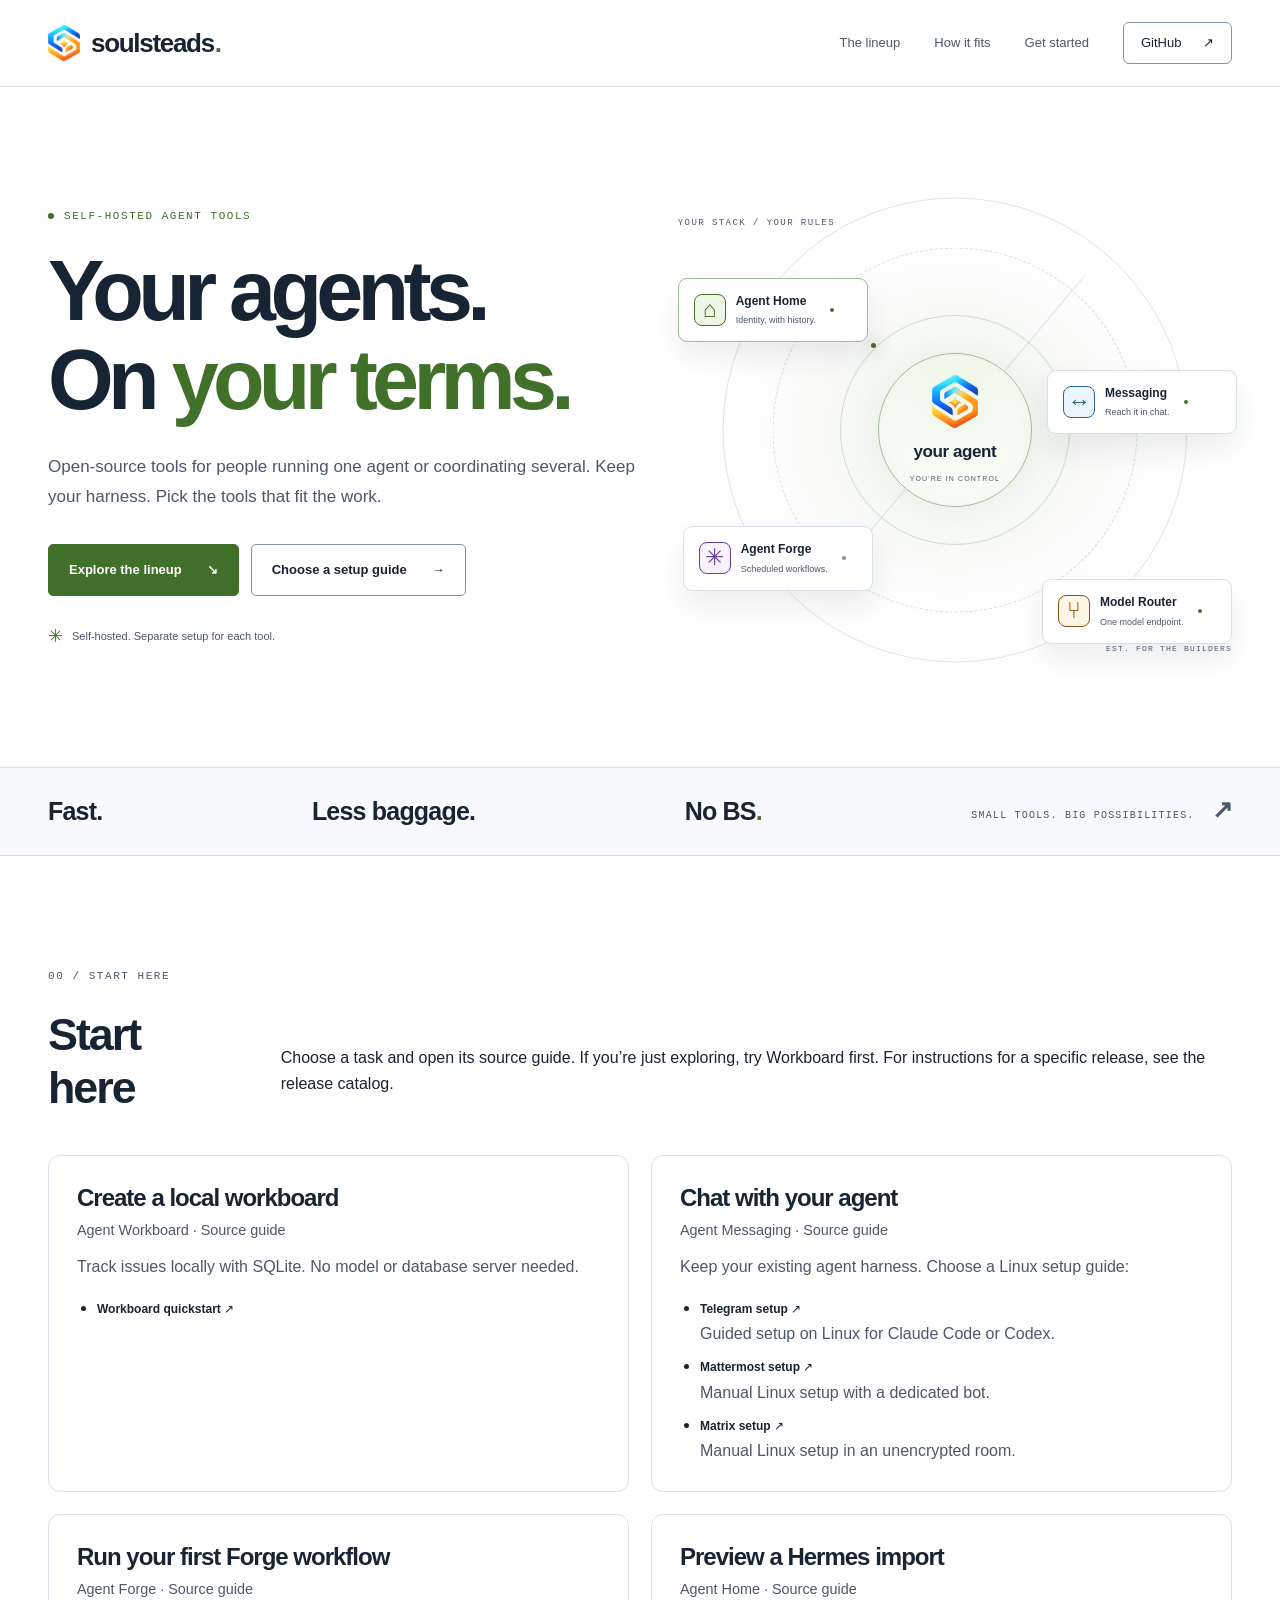
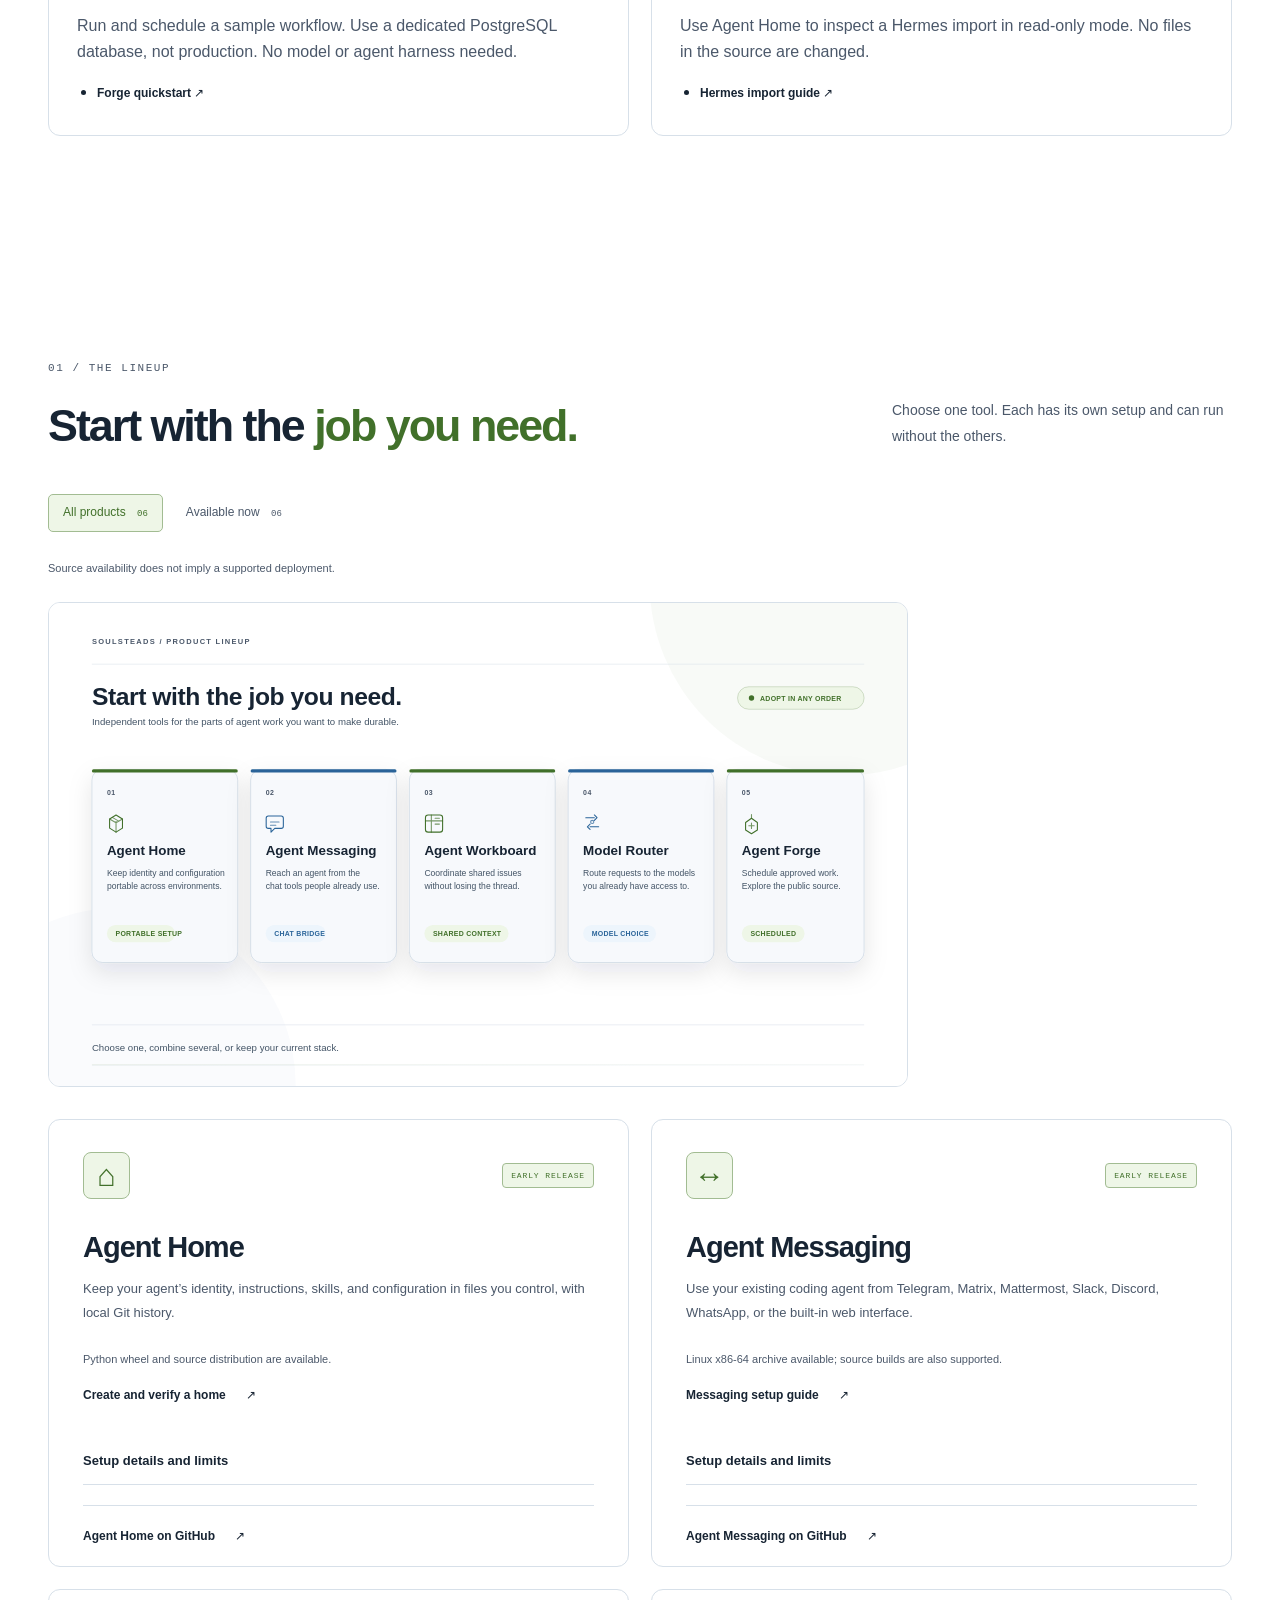
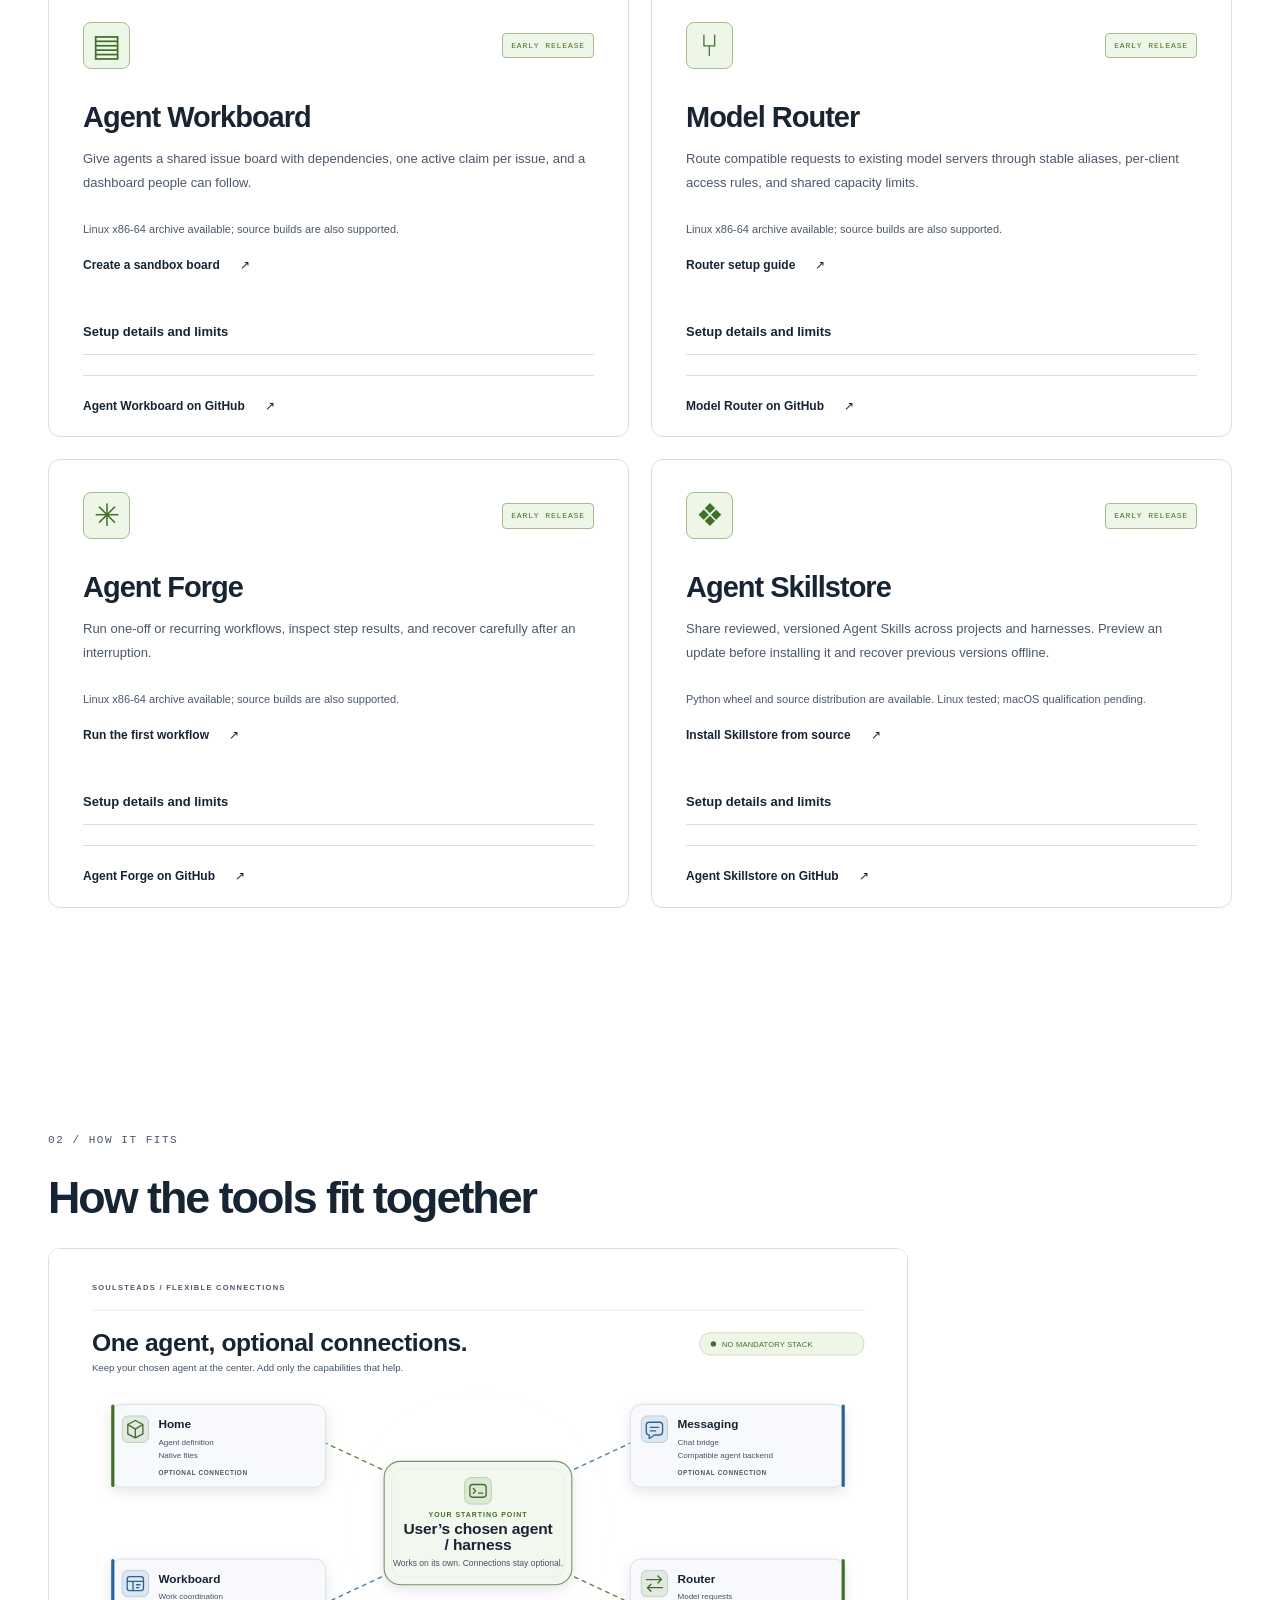
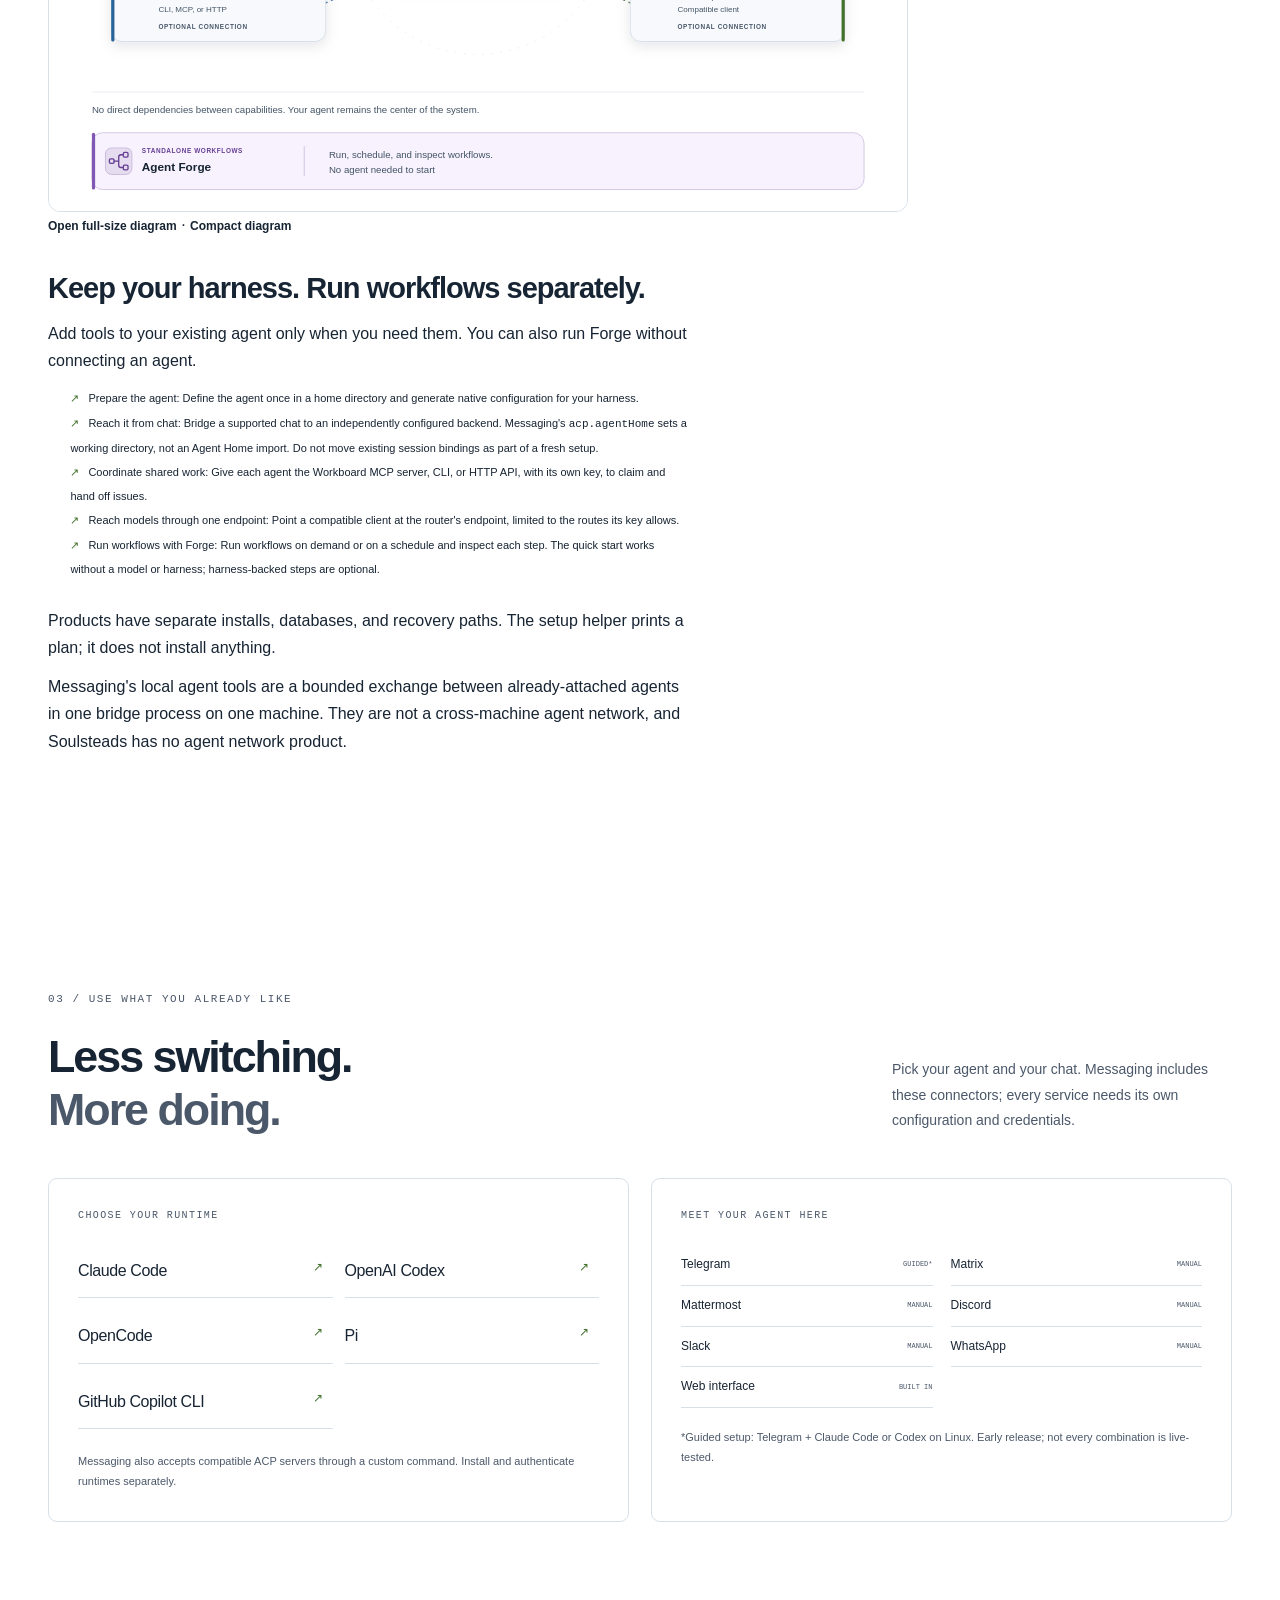
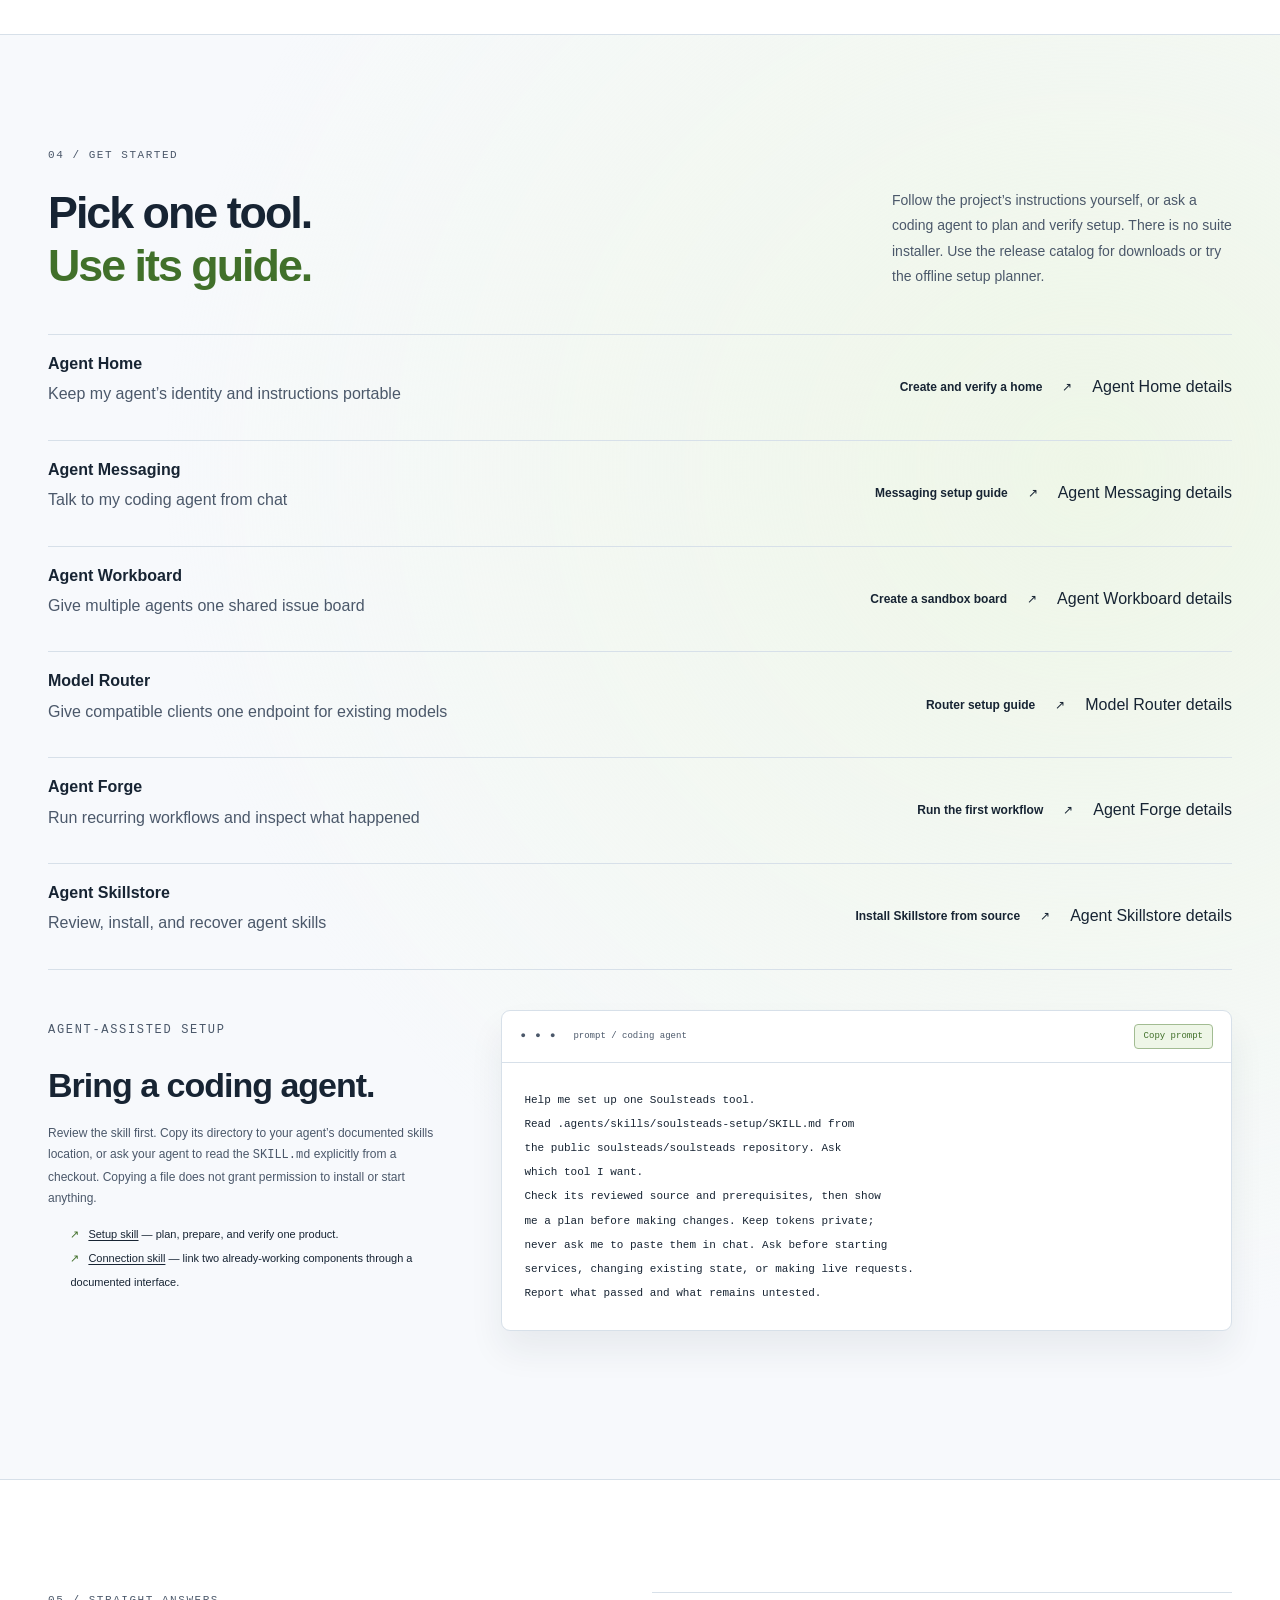
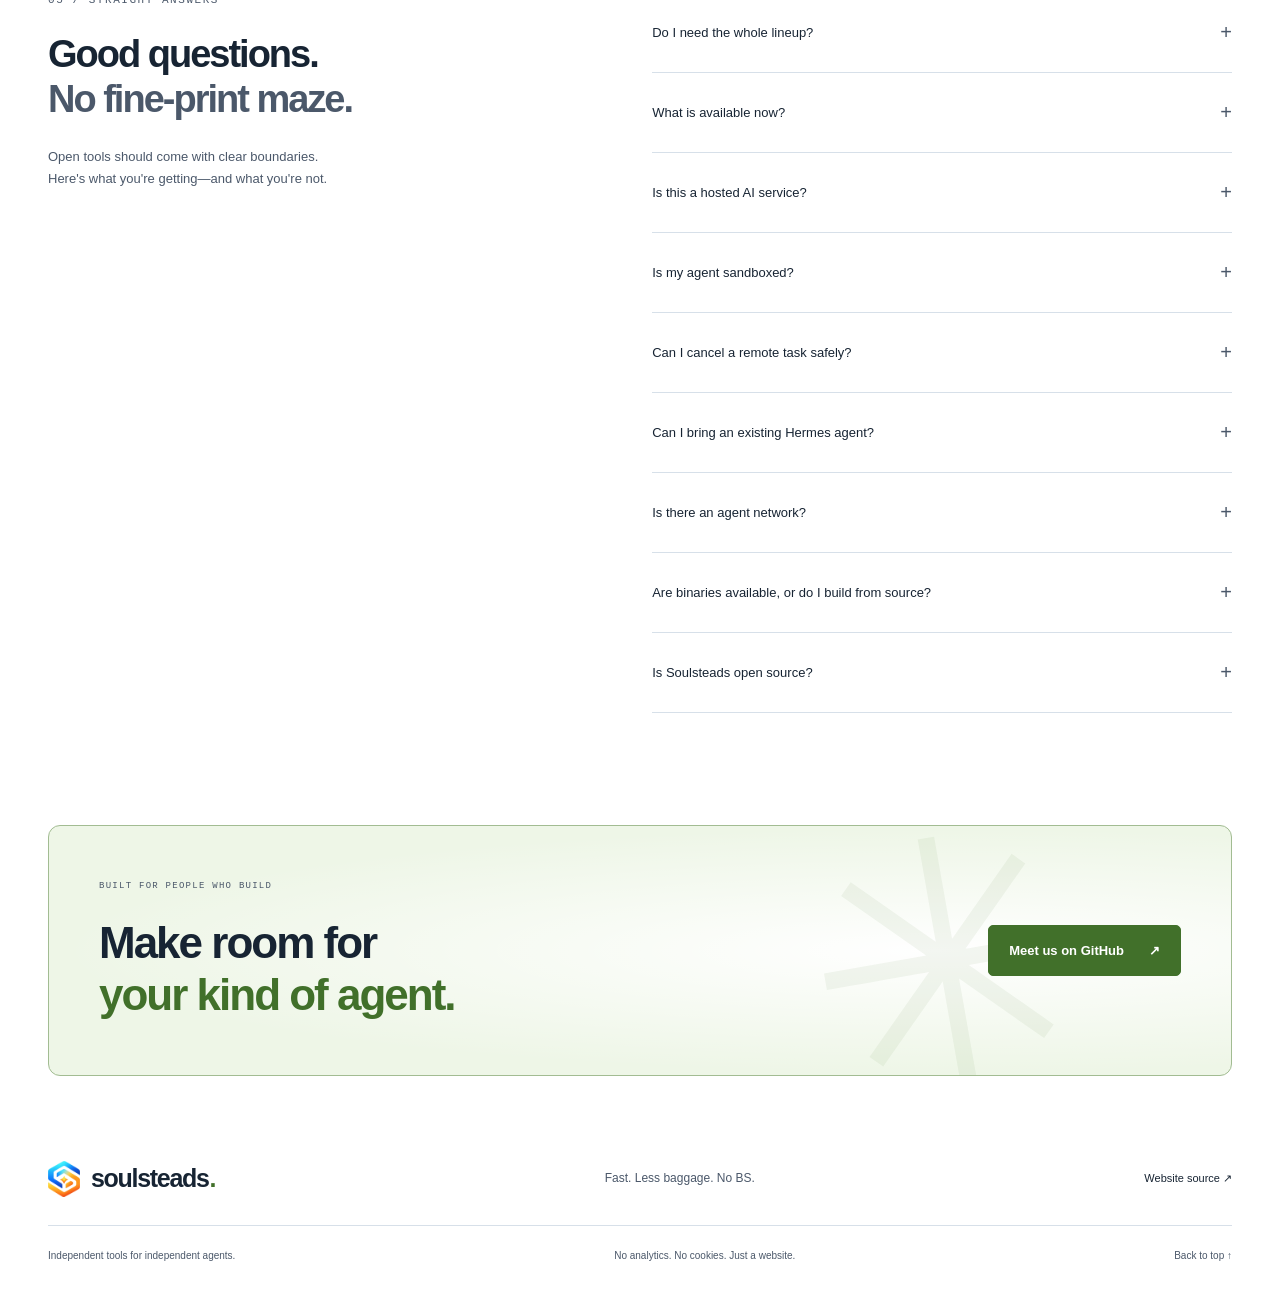
<file: docs/index.html>
<!doctype html>
<html lang="en">
  <head>
    <meta charset="utf-8" />
    <meta name="viewport" content="width=device-width, initial-scale=1" />
    <meta name="theme-color" content="#ffffff" />
    <meta
      name="description"
      content="Open-source tools to run and coordinate AI agents on your own infrastructure. Start with one tool and keep the harness you already use."
    />
    <meta
      property="og:title"
      content="Soulsteads — Your agents. On your terms."
    />
    <meta
      property="og:description"
      content="Portable agent homes, chat connectors, shared work, model routing, and scheduled workflows. Start with the tool you need."
    />
    <meta property="og:type" content="website" />
    <meta
      property="og:url"
      content="https://soulsteads.github.io/soulsteads/"
    />
    <meta
      property="og:image"
      content="https://soulsteads.github.io/soulsteads/assets/social.png"
    />
    <link rel="icon" href="assets/soulsteads-logo.png" type="image/png" />
    <link rel="stylesheet" href="assets/style.css" />
    <title>Soulsteads — Your agents. On your terms.</title>
    <script src="assets/site.js" defer></script>
  </head>
  <body>
    <a class="skip" href="#main">Skip to content</a>
    <header class="header">
      <div class="nav-shell wrap">
        <a class="brand" href="#" aria-label="Soulsteads home"
          ><img
            class="brand-logo"
            src="assets/soulsteads-logo.png"
            width="32"
            height="36"
            alt=""
          />soulsteads<span class="brand-dot">.</span></a
        >
        <button
          class="menu-toggle"
          aria-expanded="false"
          aria-controls="navigation"
          hidden
        >
          Menu <span aria-hidden="true">☰</span>
        </button>
        <nav id="navigation" aria-label="Main navigation">
          <a href="#products">The lineup</a><a href="#stack">How it fits</a
          ><a href="#start">Get started</a>
          <a class="nav-source" href="https://github.com/soulsteads"
            >GitHub <span aria-hidden="true">↗</span></a
          >
        </nav>
      </div>
    </header>
    <main id="main">
      <section class="hero wrap" aria-labelledby="hero-title">
        <div class="hero-copy">
          <div class="eyebrow">
            <span class="pulse" aria-hidden="true"></span> SELF-HOSTED AGENT TOOLS
          </div>
          <h1 id="hero-title">Your agents.<br />On <em>your terms.</em></h1>
          <p class="hero-description">
            Open-source tools for people running one agent or coordinating several.
            Keep your harness. Pick the tools that fit the work.
          </p>
          <div class="hero-actions">
            <a class="button primary" href="#products"
              >Explore the lineup <span aria-hidden="true">↘</span></a
            ><a class="button secondary" href="#start"
              >Choose a setup guide <span aria-hidden="true">→</span></a
            >
          </div>
          <div class="hero-footnote">
            <span class="mini-cross" aria-hidden="true">✳</span> Self-hosted. Separate setup for each tool.
          </div>
        </div>
        <div
          class="constellation"
          aria-hidden="true"
        >
          <div class="orbit orbit-one"></div>
          <div class="orbit orbit-two"></div>
          <div class="orbit orbit-three"></div>
          <div class="orbit-axis"></div>
          <span class="orbit-caption">YOUR STACK / YOUR RULES</span>
          <div class="core">
            <img
              class="core-logo"
              src="assets/soulsteads-logo.png"
              width="47"
              height="53"
              alt=""
            /><span>your agent</span><small>YOU'RE IN CONTROL</small>
          </div>
          <div class="satellite satellite-home">
            <span class="node-icon mint">⌂</span>
            <div>
              <strong>Agent Home</strong><small>Identity, with history.</small>
            </div>
            <span class="node-dot"></span>
          </div>
          <div class="satellite satellite-chat">
            <span class="node-icon blue">↔</span>
            <div>
              <strong>Messaging</strong><small>Reach it in chat.</small>
            </div>
            <span class="node-dot"></span>
          </div>
          <div class="satellite satellite-forge">
            <span class="node-icon violet">✳</span>
            <div>
              <strong>Agent Forge</strong><small>Scheduled workflows.</small>
            </div>
            <span class="preview-dot"></span>
          </div>
          <div class="satellite satellite-router">
            <span class="node-icon amber">⑂</span>
            <div>
              <strong>Model Router</strong><small>One model endpoint.</small>
            </div>
            <span class="node-dot"></span>
          </div>
          <span class="orbit-coordinate">EST. FOR THE BUILDERS</span>
        </div>
      </section>
      <div class="principle-strip">
        <div class="wrap">
          <span>Fast.</span><span>Less baggage.</span
          ><span>No BS<span class="mint-text">.</span></span
          ><span class="strip-note"
            >SMALL TOOLS. BIG POSSIBILITIES.
            <span aria-hidden="true">↗</span></span
          >
        </div>
      </div>
      <!-- start-here -->
<section class="section wrap start-here-section" id="start-here" aria-labelledby="start-here-title">
    <div class="section-heading">
      <div><p class="eyebrow">00 / START HERE</p><h2 id="start-here-title">Start here</h2></div>
      <p>Choose a task and open its source guide. If you’re just exploring, try Workboard first. For instructions for a specific release, see the <a href="https://github.com/soulsteads/soulsteads/blob/main/RELEASES.md">release catalog</a>.</p>
    </div>
    <div class="start-here-grid"><article class="start-here-card" data-journey="workboard-sqlite" data-source="tagged">
      <h3>Create a local workboard</h3>
      <p class="journey-source">Agent Workboard · Source guide</p>
      <p>Track issues locally with SQLite. No model or database server needed.</p>
      <ul class="journey-guides"><li><a class="text-link" href="https://github.com/soulsteads/soulsteads-agent-workboard/blob/main/README.md#quickstart">Workboard quickstart <span aria-hidden="true">↗</span></a></li></ul>
    </article>
<article class="start-here-card" data-journey="messaging-chat" data-source="tagged">
      <h3>Chat with your agent</h3>
      <p class="journey-source">Agent Messaging · Source guide</p>
      <p>Keep your existing agent harness. Choose a Linux setup guide:</p>
      <ul class="journey-guides"><li><a class="text-link" href="https://github.com/soulsteads/soulsteads-agent-messaging/blob/main/docs/SETUP.md#telegram">Telegram setup <span aria-hidden="true">↗</span></a><div>Guided setup on Linux for Claude Code or Codex.</div></li><li><a class="text-link" href="https://github.com/soulsteads/soulsteads-agent-messaging/blob/main/docs/MATTERMOST.md">Mattermost setup <span aria-hidden="true">↗</span></a><div>Manual Linux setup with a dedicated bot.</div></li><li><a class="text-link" href="https://github.com/soulsteads/soulsteads-agent-messaging/blob/main/docs/MATRIX.md">Matrix setup <span aria-hidden="true">↗</span></a><div>Manual Linux setup in an unencrypted room.</div></li></ul>
    </article>
<article class="start-here-card" data-journey="forge-postgres" data-source="tagged">
      <h3>Run your first Forge workflow</h3>
      <p class="journey-source">Agent Forge · Source guide</p>
      <p>Run and schedule a sample workflow. Use a dedicated PostgreSQL database, not production. No model or agent harness needed.</p>
      <ul class="journey-guides"><li><a class="text-link" href="https://github.com/soulsteads/soulsteads-agent-forge/blob/main/README.md#quick-start">Forge quickstart <span aria-hidden="true">↗</span></a></li></ul>
    </article>
<article class="start-here-card" data-journey="home-hermes-import" data-source="tagged">
      <h3>Preview a Hermes import</h3>
      <p class="journey-source">Agent Home · Source guide</p>
      <p>Use Agent Home to inspect a Hermes import in read-only mode. No files in the source are changed.</p>
      <ul class="journey-guides"><li><a class="text-link" href="https://github.com/soulsteads/soulsteads-agent-home/blob/2873e7d7b5d863a3463c452d8103331d3d1dedd7/docs/hermes-import.md">Hermes import guide <span aria-hidden="true">↗</span></a></li></ul>
    </article></div>
  </section>
<!-- end-start-here -->
      <section
        id="products"
        class="section wrap"
        aria-labelledby="lineup-title"
      >
        <div class="section-heading">
          <div>
            <p class="eyebrow">01 / THE LINEUP</p>
            <h2 id="lineup-title">
              Start with the <span class="mint-text">job you need.</span>
            </h2>
          </div>
          <p class="section-intro">
            Choose one tool. Each has its own setup and can run without the others.
          </p>
        </div>
        <div
          class="filter-row"
          role="group"
          aria-label="Filter products"
          hidden
        >
          <!-- product-filters -->
<button data-filter="all" aria-pressed="true">All products <span>06</span></button>
<button data-filter="available" aria-pressed="false">Available now <span>06</span></button>
<!-- end-product-filters -->
          <span id="filter-status" class="sr-only" role="status"></span>
        </div>
        <p class="fine-print">Source availability does not imply a supported deployment.</p>
        <figure class="marketing-figure lineup-figure">
          <img src="assets/lineup-map.svg" width="1600" height="900" loading="lazy" alt="Five examples of independent Soulsteads tools." />
        </figure>
        <div class="product-grid">
<!-- product-cards -->
<article class="product-card" data-status="available" id="agent-home">
    <div class="card-top"><span class="product-icon mint" aria-hidden="true">⌂</span><span class="badge">EARLY RELEASE</span></div>
    <h3>Agent Home</h3><p class="card-description">Keep your agent’s identity, instructions, skills, and configuration in files you control, with local Git history.</p><p class="fine-print">Python wheel and source distribution are available.</p>
    <p class="card-guide"><a class="text-link" href="https://github.com/soulsteads/soulsteads-agent-home/blob/2873e7d7b5d863a3463c452d8103331d3d1dedd7/README.md#get-started">Create and verify a home <span aria-hidden="true">↗</span></a></p>
    <details class="product-details"><summary>Setup details and limits</summary><h4>Before you start</h4><ul class="feature-list"><li>Python 3.11 or newer, and Git</li><li><code>uv</code> for the source install shown below</li><li>One supported harness (OpenCode, pi, Claude Code, or Codex), installed and authenticated separately</li></ul>
<h4>Published capabilities</h4><ul class="feature-list"><li>Maps one portable agent definition into native configuration for pi, OpenCode, Codex, and Claude Code.</li><li>Keeps each home in a private local Git repository: commit changes, read the history, and restore earlier tracked contents as a new commit.</li><li>Refreshes native files from your edited Markdown with <code>soulsteads config &lt;agent&gt; --sync</code>.</li><li>Installs local skill directories, and can inspect and then optionally import selected Hermes profile files.</li></ul>
<h4>What it owns</h4><ul class="feature-list"><li>The agent definition: identity, instructions, memory documents, skills, and learning preferences</li><li>Generated native configuration files inside the home</li><li>The home's tracked local Git history</li></ul>
<h4>What stays separate</h4><ul class="feature-list"><li>Execution, native sessions, tools, or permissions: your harness keeps those</li><li>Harness installation, authentication, or global harness configuration</li><li>Models, gateways, scheduled jobs, or chat accounts</li></ul>
<h4>Current limits</h4><ul class="feature-list"><li>Not a sandbox or a secret scanner: your harness keeps its machine permissions and can still load its own global configuration.</li><li>Start a new native session to load refreshed settings. Home-managed runs refresh the settings they own; native-only options remain harness-specific.</li><li><code>soulsteads verify</code> is an offline structural check. It never launches an agent, so it does not prove that a harness loaded the configuration.</li></ul>

    <h4>Create a home and preview its launch</h4>
    <h5>Install the CLI, create a home, preview the launch command</h5><pre tabindex="0" role="region" aria-label="Install the CLI, create a home, preview the launch command"><code>uv tool install git+https://github.com/soulsteads/soulsteads-agent-home.git@2873e7d7b5d863a3463c452d8103331d3d1dedd7
soulsteads create helper --runtime opencode --path &quot;$HOME/agent-home-example&quot;
soulsteads verify &quot;$HOME/agent-home-example&quot;
soulsteads run &quot;$HOME/agent-home-example&quot; --dry-run</code></pre>
    <p>Choose <code>pi</code>, <code>claude</code>, or <code>codex</code> instead of <code>opencode</code> if that is the harness you use. Once it is installed and authenticated, launch it with <code>soulsteads run &quot;$HOME/agent-home-example&quot;</code>.</p><a class="text-link" href="https://github.com/soulsteads/soulsteads-agent-home/blob/2873e7d7b5d863a3463c452d8103331d3d1dedd7/README.md#get-started">Create and verify a home <span aria-hidden="true">↗</span></a> · <a class="text-link" href="https://github.com/soulsteads/soulsteads-agent-home/blob/2873e7d7b5d863a3463c452d8103331d3d1dedd7/docs/runtimes.md">Harness adapters and limits <span aria-hidden="true">↗</span></a></details>
    <div class="card-bottom"><a class="text-link" href="https://github.com/soulsteads/soulsteads-agent-home">Agent Home on GitHub <span aria-hidden="true">↗</span></a></div>
  </article>
<article class="product-card" data-status="available" id="agent-messaging">
    <div class="card-top"><span class="product-icon mint" aria-hidden="true">↔</span><span class="badge">EARLY RELEASE</span></div>
    <h3>Agent Messaging</h3><p class="card-description">Use your existing coding agent from Telegram, Matrix, Mattermost, Slack, Discord, WhatsApp, or the built-in web interface.</p><p class="fine-print">Linux x86-64 archive available; source builds are also supported.</p>
    <p class="card-guide"><a class="text-link" href="https://github.com/soulsteads/soulsteads-agent-messaging/blob/main/docs/SETUP.md">Messaging setup guide <span aria-hidden="true">↗</span></a></p>
    <details class="product-details"><summary>Setup details and limits</summary><h4>Before you start</h4><ul class="feature-list"><li>A coding agent (harness) that is already installed and signed in</li><li>A chat account and that connector's credentials, such as a Telegram bot token, kept in a private file</li><li>Rust/Cargo and Git to build the bridge from source</li><li>For the guided Telegram helper: Linux, Python 3.11+, and a systemd user session</li></ul>
<h4>Published capabilities</h4><ul class="feature-list"><li>Runs on your machine and relays messages between your own chat account and the coding agent you already have signed in.</li><li>Includes connectors for Telegram, Matrix, Mattermost, Slack, Discord, WhatsApp, and a built-in web interface. Connectors are included, not preconfigured.</li><li>Works with Claude Code, OpenAI Codex, OpenCode, and Pi, or another compatible ACP server through a custom command. GitHub Copilot CLI is supported through native ACP.</li><li>Guided setup covers one path: Telegram with Claude Code or Codex on Linux. Every other combination is configured by hand.</li></ul>
<h4>What it owns</h4><ul class="feature-list"><li>Connector admission and access rules</li><li>Chat transport</li><li>Bindings between chat conversations and agent sessions</li></ul>
<h4>What stays separate</h4><ul class="feature-list"><li>Execution: the harness does the work, with its own permissions</li><li>Your terminal sessions: chat sessions are separate and terminal history is not transferred</li><li>Sandboxing, or a guaranteed stop for work that is already running</li></ul>
<h4>Current limits</h4><ul class="feature-list"><li><code>/cancel</code> is not a kill switch. In the known Codex cancellation case a shell process can keep running, and unattended remote command execution is not qualified.</li><li>Telegram is not an end-to-end-encrypted connection to your machine. Matrix encrypted replies are not yet qualified for interoperability.</li><li>Approval prompts do not cover every tool: tools the agent already allows may run without another prompt.</li><li>Optional local agent tools (a build feature plus a runtime opt-in) let one conversation ask another already-attached agent in the same bridge process a question. Nothing is queued, there is no offline inbox, and there is no cross-machine transport. It is not a remote agent network.</li></ul>

    <h4>Connect an existing agent</h4>

    <p>Follow the guide for the connector and runtime you actually use. Telegram setup is guided for Claude Code and Codex on Linux; other setups are manual. Start with a dedicated account and a harmless allowed-user prompt.</p><a class="text-link" href="https://github.com/soulsteads/soulsteads-agent-messaging/blob/main/docs/SETUP.md">Messaging setup guide <span aria-hidden="true">↗</span></a> · <a class="text-link" href="https://github.com/soulsteads/soulsteads-agent-messaging#know-before-you-connect">Know before you connect <span aria-hidden="true">↗</span></a></details>
    <div class="card-bottom"><a class="text-link" href="https://github.com/soulsteads/soulsteads-agent-messaging">Agent Messaging on GitHub <span aria-hidden="true">↗</span></a></div>
  </article>
<article class="product-card" data-status="available" id="agent-workboard">
    <div class="card-top"><span class="product-icon mint" aria-hidden="true">▤</span><span class="badge">EARLY RELEASE</span></div>
    <h3>Agent Workboard</h3><p class="card-description">Give agents a shared issue board with dependencies, one active claim per issue, and a dashboard people can follow.</p><p class="fine-print">Linux x86-64 archive available; source builds are also supported.</p>
    <p class="card-guide"><a class="text-link" href="https://github.com/soulsteads/soulsteads-agent-workboard#quickstart">Create a sandbox board <span aria-hidden="true">↗</span></a></p>
    <details class="product-details"><summary>Setup details and limits</summary><h4>Before you start</h4><ul class="feature-list"><li>Rust's stable toolchain and a C compiler (SQLite is bundled)</li><li>A checkout of the repository: the install command runs from it</li><li>Agents that can call a CLI, MCP, or HTTP</li></ul>
<h4>Published capabilities</h4><ul class="feature-list"><li>A Rust issue board for agents: projects, epics, stories, tasks, and bugs, with dependencies, priorities, and acceptance criteria.</li><li>Gives each claim one owner: expiring leases, heartbeats, and tokens that reject stale workers. Required revisions stop silent overwrites.</li><li>Agents work through MCP, a JSON CLI, or an authenticated HTTP API. People follow progress in a live, read-only web dashboard.</li><li>One binary and one SQLite database. An optional idempotency key makes a retried change safe.</li></ul>
<h4>What it owns</h4><ul class="feature-list"><li>Issue, dependency, and claim lifecycles</li><li>The audit trail of which agent changed what</li><li>Per-agent API keys for access to the board</li></ul>
<h4>What stays separate</h4><ul class="feature-list"><li>Execution: agents keep their own tools and do the work</li><li>External outcomes: a <code>done</code> issue is coordination state, not independent proof that something happened</li><li>Project-specific roles: keys identify agents in one trusted pool</li></ul>
<h4>Current limits</h4><ul class="feature-list"><li>Designed for one host that owns the SQLite database. Remote agents use HTTP; do not share the database file over a network filesystem.</li><li><code>soulsteads-workboard web</code> listens on <code>127.0.0.1:7878</code> by default. Put any remote access behind an HTTPS reverse proxy.</li><li>API keys identify agents; they are not project-specific authorization roles. Any keyed agent can coordinate work across the board.</li><li>Changes are deduplicated only when you send an idempotency key. Without one, inspect state and events before retrying.</li></ul>

    <h4>Install it, create a board, open the dashboard</h4>
    <h5>Install from a checkout of the repository</h5><p>Use an absolute database path so every local process opens the same board. Its parent directory must already exist.</p><pre tabindex="0" role="region" aria-label="Install from a checkout of the repository"><code>cargo install --locked --path .
export WORKBOARD_DB=&quot;$PWD/workboard.sqlite3&quot;
export WORKBOARD_ACTOR=&quot;coordinator&quot;</code></pre>
    <h5>Create a workspace</h5><p>Run these in a fresh database, with <code>WORKBOARD_API_KEY</code> unset.</p><pre tabindex="0" role="region" aria-label="Create a workspace"><code>soulsteads-workboard run '{&quot;op&quot;:&quot;agent_register&quot;,&quot;id&quot;:&quot;coordinator&quot;,&quot;name&quot;:&quot;Coordinator&quot;}'
soulsteads-workboard run '{&quot;op&quot;:&quot;agent_register&quot;,&quot;id&quot;:&quot;forge&quot;,&quot;name&quot;:&quot;Forge&quot;,&quot;capabilities&quot;:[&quot;rust&quot;,&quot;tests&quot;]}'
soulsteads-workboard run '{&quot;op&quot;:&quot;project_create&quot;,&quot;key&quot;:&quot;AG&quot;,&quot;name&quot;:&quot;Agent platform&quot;}'
soulsteads-workboard run '{&quot;op&quot;:&quot;issue_create&quot;,&quot;project&quot;:&quot;AG&quot;,&quot;kind&quot;:&quot;epic&quot;,&quot;title&quot;:&quot;Ship agent coordination&quot;}'
soulsteads-workboard run '{&quot;op&quot;:&quot;issue_create&quot;,&quot;project&quot;:&quot;AG&quot;,&quot;kind&quot;:&quot;story&quot;,&quot;title&quot;:&quot;Implement the work loop&quot;,&quot;parent&quot;:&quot;AG-1&quot;,&quot;acceptance_criteria&quot;:[&quot;Integration tests pass&quot;]}'
soulsteads-workboard run '{&quot;op&quot;:&quot;issue_transition&quot;,&quot;key&quot;:&quot;AG-2&quot;,&quot;expected_revision&quot;:1,&quot;state&quot;:&quot;ready&quot;}'</code></pre>
    <h5>Issue a key and open the dashboard</h5><p>Save the returned <code>api_key</code> privately; it is shown only once. Then open <code>http://127.0.0.1:7878</code> and enter that key.</p><pre tabindex="0" role="region" aria-label="Issue a key and open the dashboard"><code>soulsteads-workboard run '{&quot;op&quot;:&quot;api_key_create&quot;,&quot;agent&quot;:&quot;forge&quot;,&quot;label&quot;:&quot;Forge workstation&quot;}'
soulsteads-workboard web</code></pre>
    <p>The ready story appears on the board, waiting for an agent to claim it. Leave the server running and connect a worker from another terminal or client.</p><a class="text-link" href="https://github.com/soulsteads/soulsteads-agent-workboard#quickstart">Create a sandbox board <span aria-hidden="true">↗</span></a> · <a class="text-link" href="https://github.com/soulsteads/soulsteads-agent-workboard#connect-your-agents">Connect your agents <span aria-hidden="true">↗</span></a> · <a class="text-link" href="https://github.com/soulsteads/soulsteads-agent-workboard/blob/main/docs/operations.md">Command and workflow reference <span aria-hidden="true">↗</span></a></details>
    <div class="card-bottom"><a class="text-link" href="https://github.com/soulsteads/soulsteads-agent-workboard">Agent Workboard on GitHub <span aria-hidden="true">↗</span></a></div>
  </article>
<article class="product-card" data-status="available" id="model-router">
    <div class="card-top"><span class="product-icon mint" aria-hidden="true">⑂</span><span class="badge">EARLY RELEASE</span></div>
    <h3>Model Router</h3><p class="card-description">Route compatible requests to existing model servers through stable aliases, per-client access rules, and shared capacity limits.</p><p class="fine-print">Linux x86-64 archive available; source builds are also supported.</p>
    <p class="card-guide"><a class="text-link" href="https://github.com/soulsteads/soulsteads-model-router/blob/main/docs/SETUP.md">Router setup guide <span aria-hidden="true">↗</span></a></p>
    <details class="product-details"><summary>Setup details and limits</summary><h4>Before you start</h4><ul class="feature-list"><li>A Linux/Unix host with Rust/Cargo and a C toolchain</li><li>A running local OpenAI-compatible inference server whose exact model ID and tested limits you know</li><li>An assigned Tailnet IPv4 address in default mode, or explicit loopback mode for same-host clients. LAN and wildcard binds are rejected; port <code>4001</code> is reserved.</li><li>Python 3 for the setup guide's configuration and request examples</li></ul>
<h4>Published capabilities</h4><ul class="feature-list"><li>Puts stable model aliases in front of your own inference servers, and restricts each client key to the aliases and routes it needs.</li><li>Checks declared capabilities and available capacity before choosing a backend, with bounded retries before any response is exposed.</li><li>Opt-in routing policies (rules or a local decision model) choose among explicitly authorized local, Codex, and Copilot aliases.</li><li>Shows health, admission, and request timing without logging prompt text by default.</li></ul>
<h4>What it owns</h4><ul class="feature-list"><li>Request admission and placement across authorized routes</li><li>Client keys and what each key may reach</li><li>Shared capacity limits for the backends it fronts</li></ul>
<h4>What stays separate</h4><ul class="feature-list"><li>The router does not host models or load them: bring an existing inference server</li><li>Task planning</li><li>Provider subscriptions or cloud accounts</li></ul>
<h4>Current limits</h4><ul class="feature-list"><li>Not a universal OpenAI drop-in. It exposes an OpenAI-compatible subset, and support depends on your exact backend and the capabilities you declare.</li><li>Serves HTTP without built-in TLS. Keep it on a protected network and do not expose it directly to the internet.</li><li>A routing policy never grants permission: cloud routes need explicit grants on the client key.</li><li>Optional passthrough mode bypasses managed capacity and safety checks. Leave it off unless you accept that different contract.</li></ul>

    <h4>Configure one model route</h4>

    <p>Use an existing inference server with an exact model ID and verified limits. Validate the policy with <code>soulsteads-router --check-config</code> before starting. Configuration validation does not prove inference.</p><a class="text-link" href="https://github.com/soulsteads/soulsteads-model-router/blob/main/docs/SETUP.md">Router setup guide <span aria-hidden="true">↗</span></a> · <a class="text-link" href="https://github.com/soulsteads/soulsteads-model-router/blob/main/docs/COMPATIBILITY.md">Compatibility and limits <span aria-hidden="true">↗</span></a></details>
    <div class="card-bottom"><a class="text-link" href="https://github.com/soulsteads/soulsteads-model-router">Model Router on GitHub <span aria-hidden="true">↗</span></a></div>
  </article>
<article class="product-card" data-status="available" id="agent-forge">
    <div class="card-top"><span class="product-icon mint" aria-hidden="true">✳</span><span class="badge">EARLY RELEASE</span></div>
    <h3>Agent Forge</h3><p class="card-description">Run one-off or recurring workflows, inspect step results, and recover carefully after an interruption.</p><p class="fine-print">Linux x86-64 archive available; source builds are also supported.</p>
    <p class="card-guide"><a class="text-link" href="https://github.com/soulsteads/soulsteads-agent-forge#quick-start">Run the first workflow <span aria-hidden="true">↗</span></a></p>
    <details class="product-details"><summary>Setup details and limits</summary><h4>Before you start</h4><ul class="feature-list"><li>Linux, Rust 1.97 or later, and a C compiler</li><li>An empty, dedicated PostgreSQL database for DBOS</li><li><code>jq</code> for the upstream quick-start example</li></ul>
<h4>Published capabilities</h4><ul class="feature-list"><li>Runs typed workflows on demand or on a recurring schedule, with explicit time zones.</li><li>Shows runs, step output, failures, and the status of external effects through a local dashboard, CLI, authenticated HTTP, or stdio MCP.</li><li>Deterministic workflows need no model or harness. Configured models, harnesses, and trusted executable plugins are optional.</li></ul>
<h4>What it owns</h4><ul class="feature-list"><li>Workflow and schedule definitions, run history, and effect admission and receipts</li></ul>
<h4>What stays separate</h4><ul class="feature-list"><li>Agent identity, issue and claim state, or model routing</li><li>Automatic undo or proof that an external effect happened</li></ul>
<h4>Current limits</h4><ul class="feature-list"><li>Early release, not a production deployment claim. Listener is loopback only.</li><li>SQLite stores local admission and effect receipts; it is not a substitute for PostgreSQL.</li><li>Verify unknown external outcomes independently before retrying. Do not give untrusted executables access.</li></ul>

    <h4>Run a deterministic workflow</h4>

    <p>Use the upstream quick start to initialize a fresh Forge home and run the sample workflow against a disposable PostgreSQL database. Check the output before adding a schedule, model, or plugin.</p><a class="text-link" href="https://github.com/soulsteads/soulsteads-agent-forge#quick-start">Run the first workflow <span aria-hidden="true">↗</span></a> · <a class="text-link" href="https://github.com/soulsteads/soulsteads-agent-forge/blob/main/docs/support.md">Requirements and verification <span aria-hidden="true">↗</span></a></details>
    <div class="card-bottom"><a class="text-link" href="https://github.com/soulsteads/soulsteads-agent-forge">Agent Forge on GitHub <span aria-hidden="true">↗</span></a></div>
  </article>
<article class="product-card" data-status="available" id="agent-skillstore">
    <div class="card-top"><span class="product-icon mint" aria-hidden="true">❖</span><span class="badge">EARLY RELEASE</span></div>
    <h3>Agent Skillstore</h3><p class="card-description">Share reviewed, versioned Agent Skills across projects and harnesses. Preview an update before installing it and recover previous versions offline.</p><p class="fine-print">Python wheel and source distribution are available. Linux tested; macOS qualification pending.</p>
    <p class="card-guide"><a class="text-link" href="https://github.com/soulsteads/soulsteads-agent-skillstore/blob/main/README.md#install-from-source">Install Skillstore from source <span aria-hidden="true">↗</span></a></p>
    <details class="product-details"><summary>Setup details and limits</summary><h4>Before you start</h4><ul class="feature-list"><li>Python 3.11 or later; use a release package or a source checkout with <code>uv</code> or <code>pip</code></li></ul>
<h4>Published capabilities</h4><ul class="feature-list"><li>Review an exact skill version and inspect the proposed file changes before installing.</li><li>Protect local edits and roll back or restore skills from local snapshots.</li><li>Use tracking-only mode for private skill backups without a registry.</li></ul>
<h4>What it owns</h4><ul class="feature-list"><li>Skill distribution and installation records</li></ul>
<h4>What stays separate</h4><ul class="feature-list"><li>Agent identity, permissions, or sessions</li><li>Execution of installed skills</li></ul>
<h4>Current limits</h4><ul class="feature-list"><li>The local quickstart needs no harness or model account.</li><li>Installation copies skill files without executing them.</li></ul>

    <h4>Try a local skill registry</h4>

    <p>Follow the disposable quickstart to review, install, and recover a sample skill without changing your harness configuration.</p><a class="text-link" href="https://github.com/soulsteads/soulsteads-agent-skillstore/blob/main/README.md#install-from-source">Install Skillstore from source <span aria-hidden="true">↗</span></a> · <a class="text-link" href="https://github.com/soulsteads/soulsteads-agent-skillstore/blob/main/README.md#quickstart">Try the local quickstart <span aria-hidden="true">↗</span></a> · <a class="text-link" href="https://github.com/soulsteads/soulsteads-agent-skillstore/blob/main/docs/usage.md#tracking-only-mode">Back up skills without a registry <span aria-hidden="true">↗</span></a></details>
    <div class="card-bottom"><a class="text-link" href="https://github.com/soulsteads/soulsteads-agent-skillstore">Agent Skillstore on GitHub <span aria-hidden="true">↗</span></a></div>
  </article>
<!-- end-product-cards -->
</div>
</section>
<section class="section wrap" id="stack" aria-labelledby="stack-title">
        <p class="eyebrow">02 / HOW IT FITS</p>
        <h2 id="stack-title">How the tools fit together</h2>
        <figure class="marketing-figure">
          <img src="assets/agent-connections.svg" width="1600" height="1048" loading="lazy" alt="Your agent harness can connect to Home, Messaging, Workboard, and Model Router. Forge runs workflows separately." />
          <figcaption><a class="text-link" href="assets/agent-connections.svg">Open full-size diagram</a> · <a class="text-link" href="assets/agent-connections-compact.svg">Compact diagram</a></figcaption>
        </figure>
        <!-- optional-combination -->
<div class="optional-combination"><h3>Keep your harness. Run workflows separately.</h3><p>Add tools to your existing agent only when you need them. You can also run Forge without connecting an agent.</p><ul class="feature-list"><li>Prepare the agent: Define the agent once in a home directory and generate native configuration for your harness.</li><li>Reach it from chat: Bridge a supported chat to an independently configured backend. Messaging's <code>acp.agentHome</code> sets a working directory, not an Agent Home import. Do not move existing session bindings as part of a fresh setup.</li><li>Coordinate shared work: Give each agent the Workboard MCP server, CLI, or HTTP API, with its own key, to claim and hand off issues.</li><li>Reach models through one endpoint: Point a compatible client at the router's endpoint, limited to the routes its key allows.</li><li>Run workflows with Forge: Run workflows on demand or on a schedule and inspect each step. The quick start works without a model or harness; harness-backed steps are optional.</li></ul><p>Products have separate installs, databases, and recovery paths. The setup helper prints a plan; it does not install anything.</p><p>Messaging's local agent tools are a bounded exchange between already-attached agents in one bridge process on one machine. They are not a cross-machine agent network, and Soulsteads has no agent network product.</p></div>
<!-- end-optional-combination -->
      </section>
      <section
        class="section wrap"
        id="connections"
        aria-labelledby="connections-title"
      >
        <div class="section-heading">
          <div>
            <p class="eyebrow">03 / USE WHAT YOU ALREADY LIKE</p>
            <h2 id="connections-title">
              Less switching.<br /><span class="muted">More doing.</span>
            </h2>
          </div>
          <p class="section-intro">
            Pick your agent and your chat. Messaging includes these connectors;
            every service needs its own configuration and credentials.
          </p>
        </div>
        <div class="connection-columns">
          <div class="connection-panel">
            <p class="eyebrow">CHOOSE YOUR RUNTIME</p>
            <div class="runtime-list">
              <span>Claude Code <b>↗</b></span
              ><span>OpenAI Codex <b>↗</b></span
              ><span>OpenCode <b>↗</b></span
              ><span>Pi <b>↗</b></span><span>GitHub Copilot CLI <b>↗</b></span>
            </div>
            <p class="fine-print">
              Messaging also accepts compatible ACP servers through a custom
              command. Install and authenticate runtimes separately.
            </p>
          </div>
          <div class="connection-panel">
            <p class="eyebrow">MEET YOUR AGENT HERE</p>
            <div class="chat-list">
              <a
                href="https://github.com/soulsteads/soulsteads-agent-messaging/blob/main/docs/SETUP.md#telegram"
                >Telegram <span>GUIDED*</span></a
              ><a
                href="https://github.com/soulsteads/soulsteads-agent-messaging/blob/main/docs/MATRIX.md"
                >Matrix <span>MANUAL</span></a
              ><a
                href="https://github.com/soulsteads/soulsteads-agent-messaging/blob/main/docs/MATTERMOST.md"
                >Mattermost <span>MANUAL</span></a
              ><a
                href="https://github.com/soulsteads/soulsteads-agent-messaging/blob/main/docs/SETUP.md#discord"
                >Discord <span>MANUAL</span></a
              ><a
                href="https://github.com/soulsteads/soulsteads-agent-messaging/blob/main/docs/SETUP.md#slack"
                >Slack <span>MANUAL</span></a
              ><a
                href="https://github.com/soulsteads/soulsteads-agent-messaging/blob/main/docs/SETUP.md#whatsapp"
                >WhatsApp <span>MANUAL</span></a
              ><a
                href="https://github.com/soulsteads/soulsteads-agent-messaging/blob/main/docs/SETUP.md#web-interface"
                >Web interface <span>BUILT IN</span></a
              >
            </div>
            <p class="fine-print">
              *Guided setup: Telegram + Claude Code or Codex on Linux. Early
              release; not every combination is live-tested.
            </p>
          </div>
        </div>
      </section>
      <section class="start-section" id="start" aria-labelledby="start-title">
        <div class="section wrap">
          <div class="section-heading">
            <div>
              <p class="eyebrow">04 / GET STARTED</p>
              <h2 id="start-title">Pick one tool.<br /><span class="mint-text">Use its guide.</span></h2>
            </div>
            <p class="section-intro">Follow the project’s instructions yourself, or ask a coding agent to plan and verify setup. There is no suite installer. Use the <a href="https://github.com/soulsteads/soulsteads/blob/main/RELEASES.md">release catalog</a> for downloads or try the <a href="https://github.com/soulsteads/soulsteads#print-a-setup-plan">offline setup planner</a>.</p>
          </div>
          <!-- setup-links -->
<ul class="setup-choices"><li><div><strong>Agent Home</strong><p>Keep my agent’s identity and instructions portable</p></div><div><a class="text-link" href="https://github.com/soulsteads/soulsteads-agent-home/blob/2873e7d7b5d863a3463c452d8103331d3d1dedd7/README.md#get-started">Create and verify a home <span aria-hidden="true">↗</span></a><a href="#agent-home">Agent Home details</a></div></li>
<li><div><strong>Agent Messaging</strong><p>Talk to my coding agent from chat</p></div><div><a class="text-link" href="https://github.com/soulsteads/soulsteads-agent-messaging/blob/main/docs/SETUP.md">Messaging setup guide <span aria-hidden="true">↗</span></a><a href="#agent-messaging">Agent Messaging details</a></div></li>
<li><div><strong>Agent Workboard</strong><p>Give multiple agents one shared issue board</p></div><div><a class="text-link" href="https://github.com/soulsteads/soulsteads-agent-workboard#quickstart">Create a sandbox board <span aria-hidden="true">↗</span></a><a href="#agent-workboard">Agent Workboard details</a></div></li>
<li><div><strong>Model Router</strong><p>Give compatible clients one endpoint for existing models</p></div><div><a class="text-link" href="https://github.com/soulsteads/soulsteads-model-router/blob/main/docs/SETUP.md">Router setup guide <span aria-hidden="true">↗</span></a><a href="#model-router">Model Router details</a></div></li>
<li><div><strong>Agent Forge</strong><p>Run recurring workflows and inspect what happened</p></div><div><a class="text-link" href="https://github.com/soulsteads/soulsteads-agent-forge#quick-start">Run the first workflow <span aria-hidden="true">↗</span></a><a href="#agent-forge">Agent Forge details</a></div></li>
<li><div><strong>Agent Skillstore</strong><p>Review, install, and recover agent skills</p></div><div><a class="text-link" href="https://github.com/soulsteads/soulsteads-agent-skillstore/blob/main/README.md#install-from-source">Install Skillstore from source <span aria-hidden="true">↗</span></a><a href="#agent-skillstore">Agent Skillstore details</a></div></li></ul>
<!-- end-setup-links -->
          <div class="quickstart">
            <div class="setup-copy">
              <p class="eyebrow">AGENT-ASSISTED SETUP</p>
              <h3>Bring a coding agent.</h3>
              <p>Review the skill first. Copy its directory to your agent’s documented skills location, or ask your agent to read the <code>SKILL.md</code> explicitly from a checkout. Copying a file does not grant permission to install or start anything.</p>
              <ul class="feature-list">
                <li><a href="https://github.com/soulsteads/soulsteads/blob/main/.agents/skills/soulsteads-setup/SKILL.md">Setup skill</a> — plan, prepare, and verify one product.</li>
                <li><a href="https://github.com/soulsteads/soulsteads/blob/main/.agents/skills/soulsteads-connect/SKILL.md">Connection skill</a> — link two already-working components through a documented interface.</li>
              </ul>
            </div>
            <div class="terminal">
              <div class="terminal-bar"><span class="window-dots" aria-hidden="true">● ● ●</span><span>prompt / coding agent</span><button class="copy" data-copy="agent-setup-prompt" hidden>Copy prompt</button></div>
              <pre tabindex="0" role="region" aria-label="Agent-assisted setup prompt"><code id="agent-setup-prompt">Help me set up one Soulsteads tool.
Read .agents/skills/soulsteads-setup/SKILL.md from
the public soulsteads/soulsteads repository. Ask
which tool I want.
Check its reviewed source and prerequisites, then show
me a plan before making changes. Keep tokens private;
never ask me to paste them in chat. Ask before starting
services, changing existing state, or making live requests.
Report what passed and what remains untested.</code></pre>
            </div>
          </div>
          <p id="copy-status" class="copy-status" role="status"></p>
        </div>
      </section>
      <section
        class="section wrap faq-section"
        id="faq"
        aria-labelledby="faq-title"
      >
        <div>
          <p class="eyebrow">05 / STRAIGHT ANSWERS</p>
          <h2 id="faq-title">
            Good questions.<br /><span class="muted">No fine-print maze.</span>
          </h2>
          <p class="faq-aside">
            Open tools should come with clear boundaries. Here's what you're
            getting—and what you're not.
          </p>
        </div>
        <div class="faq-list">
<!-- faq-items -->
<details><summary>Do I need the whole lineup?<span aria-hidden="true">+</span></summary><p>No. Every product is meant to be useful on its own; start with one and add another only if it helps. Independence does not mean no dependencies: Messaging needs a harness and a chat account, and Model Router needs an inference server. It means those needs never force you to adopt the rest of Soulsteads.</p></details>
<details><summary>What is available now?<span aria-hidden="true">+</span></summary><p>Agent Home, Agent Messaging, Agent Workboard, Model Router, Agent Forge, Agent Skillstore have public source and setup guides.</p></details>
<details><summary>Is this a hosted AI service?<span aria-hidden="true">+</span></summary><p>No. The published tools run on your machine. You bring your own harness, model access, chat accounts, and credentials. Your model and messaging providers' costs and privacy policies still apply.</p></details>
<details><summary>Is my agent sandboxed?<span aria-hidden="true">+</span></summary><p>No. Agent Home and Agent Messaging do not sandbox your agent: it keeps its machine permissions. Keep secrets out of tracked files, and use an account and workspace you are comfortable giving the agent.</p></details>
<details><summary>Can I cancel a remote task safely?<span aria-hidden="true">+</span></summary><p>Messaging's <code>/cancel</code> is not a kill switch. In the known Codex cancellation case a shell process can keep running, and unattended remote command execution is not qualified. Read the Messaging README before connecting a powerful agent.</p></details>
<details><summary>Can I bring an existing Hermes agent?<span aria-hidden="true">+</span></summary><p>Agent Home has an optional Hermes importer. Inspect an explicitly selected source first; applying creates a fresh home, not a live messaging cutover. Unsupported settings are reported, and incomplete imports need acknowledgement.</p><a class="text-link" href="https://github.com/soulsteads/soulsteads-agent-home/blob/2873e7d7b5d863a3463c452d8103331d3d1dedd7/docs/hermes-import.md">Read the import guide <span aria-hidden="true">↗</span></a></details>
<details><summary>Is there an agent network?<span aria-hidden="true">+</span></summary><p>No. Messaging's optional local agent tools let one conversation ask another already-attached agent on the same machine a question, with nothing queued and no cross-machine delivery. A separate agent network is a possible future decision, not a product.</p></details>
<details><summary>Are binaries available, or do I build from source?<span aria-hidden="true">+</span></summary><p>Agent Home, Agent Messaging, Agent Workboard, Model Router, Agent Forge, Agent Skillstore publish downloads on GitHub Releases. Check the release for the platform and checksum.</p></details>
<details><summary>Is Soulsteads open source?<span aria-hidden="true">+</span></summary><p>Agent Home: Apache 2.0; Agent Messaging: Apache 2.0; Agent Workboard: Apache 2.0; Model Router: Apache 2.0; Agent Forge: Apache 2.0; Agent Skillstore: Apache 2.0. See each repository’s license and notices.</p></details>
<!-- end-faq-items -->
</div>
      </section>
      <section class="closing wrap">
        <div>
          <p class="eyebrow">BUILT FOR PEOPLE WHO BUILD</p>
          <h2>Make room for<br /><span>your kind of agent.</span></h2>
        </div>
        <a class="button primary" href="https://github.com/soulsteads"
          >Meet us on GitHub <span aria-hidden="true">↗</span></a
        ><span class="closing-spark" aria-hidden="true">✳</span>
      </section>
    </main>
    <footer class="wrap">
      <div class="footer-top">
        <a class="brand" href="#"
          ><img
            class="brand-logo"
            src="assets/soulsteads-logo.png"
            width="32"
            height="36"
            alt=""
          />soulsteads<span class="brand-dot">.</span></a
        >
        <p>Fast. Less baggage. No BS.</p>
        <a href="https://github.com/soulsteads/soulsteads"
          >Website source <span aria-hidden="true">↗</span></a
        >
      </div>
      <div class="footer-bottom">
        <span>Independent tools for independent agents.</span
        ><span>No analytics. No cookies. Just a website.</span
        ><a href="#main">Back to top ↑</a>
      </div>
    </footer>
  </body>
</html>
</file>
<file: docs/assets/style.css>
:root {
  color-scheme: light;
  --bg: #ffffff;
  --panel: #f7f9fc;
  --surface: #ffffff;
  --surface-hover: #edf2f7;
  --muted: #4b586a;
  --text: #172433;
  --mint: #41702a;
  --mint-soft: #eef6e7;
  --mint-line: #a2bc92;
  --blue: #2a6499;
  --blue-soft: #edf5fc;
  --blue-line: #abc6df;
  --violet: #663e93;
  --violet-soft: #f7f2fd;
  --amber: #855312;
  --amber-soft: #fff5e4;
  --line: #d7e0e9;
  --control-line: #8493a1;
  --max: 1240px;
}
* {
  box-sizing: border-box;
}
html {
  scroll-behavior: smooth;
  scroll-padding-top: 100px;
}
body {
  margin: 0;
  background: var(--bg);
  color: var(--text);
  font-family: Inter, "Segoe UI", Arial, sans-serif;
  line-height: 1.65;
  -webkit-font-smoothing: antialiased;
}
a {
  color: inherit;
  text-decoration: none;
}
button {
  font: inherit;
  color: inherit;
  cursor: pointer;
}
button,
a {
  -webkit-tap-highlight-color: transparent;
}
button:focus-visible,
a:focus-visible,
summary:focus-visible,
pre:focus-visible {
  outline: 3px solid var(--mint);
  outline-offset: 6px;
}
button {
  border: 0;
}
::selection {
  background: var(--mint);
  color: var(--bg);
}
[hidden] {
  display: none !important;
}
.wrap {
  width: min(var(--max), calc(100% - 96px));
  margin-inline: auto;
}
.section {
  padding-block: 112px;
}
.eyebrow {
  font-family: "SFMono-Regular", Consolas, monospace;
  font-size: 11px;
  letter-spacing: 0.14em;
  font-weight: 500;
  line-height: 1.5;
  color: var(--muted);
  margin: 0 0 23px;
}
.muted {
  color: var(--muted);
}
.mint-text {
  color: var(--mint);
}
.blue-text {
  color: var(--blue);
}
.sr-only {
  position: absolute;
  width: 1px;
  height: 1px;
  overflow: hidden;
  clip-path: inset(50%);
  white-space: nowrap;
}
.not-found-page {
  min-height: 100vh;
  display: grid;
  place-items: center;
}
.not-found-page main {
  max-width: 640px;
  padding: 40px 24px;
}
.not-found-page h1 {
  font-size: clamp(36px, 7vw, 70px);
  letter-spacing: -0.04em;
  line-height: 1.1;
}
.skip {
  position: fixed;
  left: 20px;
  top: -100px;
  z-index: 100;
  background: var(--mint);
  color: var(--bg);
  padding: 12px;
}
.skip:focus {
  top: 20px;
}
.header {
  position: sticky;
  top: 0;
  z-index: 30;
  border-bottom: 1px solid var(--line);
  background: #fffffff5;
  backdrop-filter: blur(18px);
}
.nav-shell {
  display: flex;
  align-items: center;
  justify-content: space-between;
  height: 86px;
}
.brand {
  font-size: 26px;
  letter-spacing: -1.3px;
  font-weight: 800;
  display: inline-flex;
  align-items: center;
  gap: 11px;
  line-height: 1;
}
.brand-dot {
  color: var(--mint);
  margin-left: -10px;
}
.brand-logo {
  display: block;
  width: 32px;
  height: 36px;
  object-fit: contain;
  flex-shrink: 0;
}
.header nav {
  display: flex;
  align-items: center;
  gap: 34px;
  font-size: 13px;
}
.header nav a {
  color: var(--muted);
  transition: color 0.2s;
}
.header nav a:hover {
  color: var(--mint);
}
.header nav .nav-source {
  border: 1px solid var(--control-line);
  border-radius: 6px;
  padding: 9px 17px;
  color: var(--text);
}
.nav-source span {
  margin-left: 18px;
}
.menu-toggle {
  background: none;
  border: 1px solid var(--control-line);
  border-radius: 6px;
  padding: 6px 12px;
  font-size: 13px;
}
.hero {
  display: grid;
  grid-template-columns: 1.1fr 1fr;
  min-height: 680px;
  align-items: center;
  gap: 20px;
  padding-block: 85px 80px;
}
.hero .eyebrow {
  display: flex;
  align-items: center;
  gap: 10px;
  color: var(--mint);
}
.pulse {
  display: inline-block;
  width: 6px;
  height: 6px;
  border-radius: 50%;
  background: var(--mint);
  box-shadow: 0 0 16px #41702a33;
}
h1,
h2,
h3,
p {
  margin-top: 0;
}
h1 {
  font-size: clamp(58px, 6.6vw, 88px);
  font-weight: 650;
  line-height: 1.045;
  letter-spacing: -5.7px;
  margin-bottom: 28px;
}
h1 em {
  font-style: normal;
  color: var(--mint);
}
.hero-description {
  font-size: 17px;
  color: var(--muted);
  line-height: 1.8;
  margin-bottom: 31px;
}
.hero-actions {
  display: flex;
  gap: 12px;
  flex-wrap: wrap;
}
.button {
  display: inline-flex;
  align-items: center;
  justify-content: space-between;
  gap: 25px;
  border: 1px solid var(--line);
  border-radius: 5px;
  font-size: 13px;
  font-weight: 650;
  padding: 14px 20px;
  transition:
    transform 0.2s,
    background 0.2s;
}
.button:hover {
  transform: translateY(-3px);
}
.primary {
  background: var(--mint);
  color: var(--bg);
  border-color: var(--mint);
}
.primary:hover {
  background: #315623;
}
.secondary {
  border-color: var(--control-line);
  background: var(--surface);
}
.secondary:hover {
  background: var(--surface-hover);
}
.hero-footnote {
  margin-top: 26px;
  font-size: 11px;
  color: var(--muted);
  display: flex;
  align-items: center;
  gap: 9px;
}
.mini-cross {
  font-size: 18px;
  color: var(--mint);
}
.constellation {
  position: relative;
  min-height: 480px;
  isolation: isolate;
  background: radial-gradient(ellipse at 50% 50%, #41702a12 0, transparent 65%);
}
.constellation:after {
  content: "";
  position: absolute;
  inset: 0;
  z-index: -2;
  background-image: radial-gradient(#657f7538 0.7px, transparent 0.7px);
  background-size: 22px 22px;
  mask-image: radial-gradient(ellipse, #000 25%, transparent 72%);
}
.orbit {
  position: absolute;
  left: 50%;
  top: 50%;
  border: 1px solid #41702a35;
  border-radius: 50%;
  transform: translate(-50%, -50%);
}
.orbit-one {
  width: 230px;
  height: 230px;
}
.orbit-two {
  width: 365px;
  height: 365px;
  border-style: dashed;
  border-color: #2a649935;
  animation: orbit 80s linear infinite;
}
.orbit-three {
  width: 465px;
  height: 465px;
  border-color: #4b586a2b;
}
.orbit-one:before {
  content: "";
  position: absolute;
  top: 27px;
  left: 30px;
  width: 5px;
  height: 5px;
  background: var(--mint);
  box-shadow: 0 0 15px var(--mint);
  border-radius: 50%;
}
.orbit-axis {
  position: absolute;
  left: 50%;
  top: 8%;
  bottom: 8%;
  border-left: 1px solid #2a649924;
  transform: rotate(40deg);
}
.core {
  position: absolute;
  left: 50%;
  top: 50%;
  transform: translate(-50%, -50%);
  width: 154px;
  height: 154px;
  border: 1px solid var(--mint-line);
  border-radius: 50%;
  background: radial-gradient(circle at 50% 20%, var(--mint-soft), var(--surface));
  box-shadow:
    0 0 65px #41702a16,
    inset 0 0 28px var(--mint-soft);
  display: flex;
  align-items: center;
  justify-content: center;
  flex-direction: column;
}
.core-logo {
  width: 47px;
  height: 53px;
  object-fit: contain;
  margin-bottom: 10px;
}
.core > span {
  font-size: 17px;
  font-weight: 600;
  letter-spacing: -0.4px;
}
.core small {
  font-size: 7px;
  letter-spacing: 0.16em;
  color: var(--muted);
  margin-top: 7px;
}
.orbit-caption {
  position: absolute;
  left: 0;
  top: 26px;
  font-family: Consolas, monospace;
  font-size: 9px;
  letter-spacing: 0.16em;
  color: var(--muted);
}
.orbit-coordinate {
  position: absolute;
  right: 0;
  bottom: 14px;
  font-family: Consolas, monospace;
  font-size: 8px;
  letter-spacing: 0.15em;
  color: var(--muted);
}
.satellite {
  position: absolute;
  display: flex;
  align-items: center;
  gap: 10px;
  padding: 13px 15px;
  background: var(--surface);
  border: 1px solid var(--line);
  border-radius: 9px;
  box-shadow: 0 15px 30px #17243315;
  animation: float 7s ease-in-out infinite;
  min-width: 190px;
}
.satellite strong {
  display: block;
  font-size: 12px;
  font-weight: 550;
}
.satellite small {
  display: block;
  font-size: 9px;
  color: var(--muted);
  margin-top: 2px;
}
.satellite-home {
  left: 0;
  top: 88px;
  border-color: var(--mint-line);
}
.satellite-chat {
  right: -5px;
  top: 180px;
  animation-delay: -2s;
}
.satellite-forge {
  left: 5px;
  bottom: 79px;
  animation-delay: -4s;
}
.satellite-router {
  right: 0;
  bottom: 26px;
  animation-delay: -1s;
}
.node-icon,
.product-icon {
  display: flex;
  justify-content: center;
  align-items: center;
  flex-shrink: 0;
  border: 1px solid currentColor;
  border-radius: 8px;
}
.node-icon {
  width: 32px;
  height: 32px;
  font-size: 23px;
}
.mint {
  color: var(--mint);
  background: var(--mint-soft);
}
.blue {
  color: var(--blue);
  background: var(--blue-soft);
}
.violet {
  color: var(--violet);
  background: var(--violet-soft);
}
.amber {
  color: var(--amber);
  background: var(--amber-soft);
}
.node-dot,
.preview-dot {
  width: 4px;
  height: 4px;
  border-radius: 50%;
  background: var(--mint);
  margin-left: 4px;
}
.preview-dot {
  background: var(--control-line);
}
.principle-strip {
  border-block: 1px solid var(--line);
  background: var(--panel);
}
.principle-strip > .wrap {
  display: flex;
  align-items: center;
  justify-content: space-between;
  padding-block: 23px;
}
.principle-strip span:not(.strip-note):not(.mint-text) {
  font-size: 25px;
  font-weight: 600;
  letter-spacing: -0.8px;
}
.principle-strip .strip-note {
  color: var(--muted);
  font-size: 10px;
  letter-spacing: 0.12em;
  font-family: Consolas, monospace;
}
.strip-note span {
  margin-left: 10px;
}
.section-heading {
  display: flex;
  justify-content: space-between;
  align-items: flex-end;
  gap: 60px;
  margin-bottom: 42px;
}
h2 {
  font-size: clamp(32px, 3.5vw, 47px);
  font-weight: 550;
  line-height: 1.18;
  letter-spacing: -2px;
  margin-bottom: 0;
}
.section-intro {
  max-width: 340px;
  font-size: 14px;
  color: var(--muted);
  margin-bottom: 3px;
  line-height: 1.8;
}
.filter-row {
  display: flex;
  gap: 8px;
  margin-bottom: 27px;
  flex-wrap: wrap;
}
.filter-row button {
  border: 1px solid transparent;
  background: none;
  padding: 8px 14px;
  color: var(--muted);
  font-size: 12px;
  border-radius: 5px;
}
.filter-row button[aria-pressed="true"] {
  border-color: var(--mint-line);
  color: var(--mint);
  background: var(--mint-soft);
}
.filter-row button:hover {
  color: var(--text);
}
.filter-row button span {
  font-family: Consolas, monospace;
  font-size: 9px;
  margin-left: 8px;
  opacity: 1;
}
.product-grid {
  display: grid;
  grid-template-columns: 1fr 1fr;
  gap: 22px;
}
.start-here-grid {
  display: grid;
  grid-template-columns: repeat(2, minmax(0, 1fr));
  gap: 22px;
}
.start-here-card {
  padding: 28px;
  border: 1px solid var(--line);
  border-radius: 12px;
  background: var(--surface);
}
.start-here-card h3 {
  margin: 0 0 6px;
  font-size: 24px;
  line-height: 1.2;
}
.start-here-card p {
  color: var(--muted);
  line-height: 1.6;
}
.start-here-card .journey-source {
  margin-bottom: 12px;
  font-size: 0.9rem;
  overflow-wrap: anywhere;
}
.journey-guides {
  margin: 12px 0 0;
  padding-inline-start: 1.25em;
  line-height: 1.5;
}
.journey-guides li + li {
  margin-top: 8px;
}
.journey-guides li div {
  color: var(--muted);
}
.journey-guides a {
  display: inline-block;
  padding-block: 3px;
}
.product-card {
  padding: 32px 34px 0;
  border: 1px solid var(--line);
  border-radius: 12px;
  background: var(--surface);
  display: flex;
  flex-direction: column;
  transition:
    border-color 0.3s,
    transform 0.3s;
}
.product-card:hover {
  border-color: var(--control-line);
  transform: translateY(-4px);
}
.messaging-card {
  background: linear-gradient(150deg, var(--blue-soft), var(--surface) 40%);
}
.card-top {
  display: flex;
  justify-content: space-between;
  align-items: center;
  margin-bottom: 30px;
  gap: 12px;
}
.product-icon {
  height: 47px;
  width: 47px;
  font-size: 31px;
  border-color: var(--mint-line);
}
.product-icon.blue {
  border-color: var(--blue-line);
}
.product-icon.violet {
  border-color: #b7a2ce;
}
.product-icon.amber {
  border-color: #d8b98a;
}
.badge {
  font-size: 8px;
  letter-spacing: 0.11em;
  color: var(--mint);
  border: 1px solid var(--mint-line);
  background: var(--mint-soft);
  border-radius: 4px;
  padding: 5px 8px;
  display: inline-flex;
  gap: 7px;
  align-items: center;
  font-family: Consolas, monospace;
  white-space: nowrap;
}
.badge i {
  width: 4px;
  height: 4px;
  background: var(--mint);
  border-radius: 50%;
}
.preview-badge {
  color: var(--muted);
  border-color: var(--line);
  background: none;
}
.card-kicker {
  font-family: Consolas, monospace;
  color: var(--muted);
  font-size: 9px;
  letter-spacing: 0.14em;
  margin-bottom: 5px;
}
h3 {
  font-size: 29px;
  line-height: 1.3;
  font-weight: 550;
  letter-spacing: -1px;
  margin-bottom: 10px;
}
.card-tagline {
  font-size: 15px;
  margin-bottom: 14px;
  color: var(--text);
}
.card-description {
  font-size: 13px;
  color: var(--muted);
  line-height: 1.85;
  margin-bottom: 25px;
}
.home-visual,
.chat-visual {
  min-height: 170px;
  border: 1px solid var(--line);
  border-radius: 7px;
  background: var(--panel);
  padding: 19px 21px;
  margin-bottom: 24px;
  font-family: Consolas, monospace;
  font-size: 11px;
}
.home-visual > div {
  display: flex;
  align-items: center;
  gap: 8px;
  line-height: 1.9;
}
.home-visual > div:first-child {
  justify-content: space-between;
  border-bottom: 1px solid var(--line);
  margin-bottom: 10px;
  padding-bottom: 7px;
}
.home-visual small {
  margin-left: auto;
  color: var(--muted);
  font-size: 9px;
}
.code-label {
  font-family: Consolas, monospace;
  color: var(--muted);
  font-size: 8px;
  letter-spacing: 0.1em;
}
.file-branch {
  color: var(--muted);
}
.chat-visual {
  display: flex;
  flex-direction: column;
  gap: 13px;
}
.chat-visual > .code-label {
  font-size: 7px;
}
.chat-bubble {
  font-family: "Segoe UI", Arial, sans-serif;
  font-size: 11px;
}
.user-bubble {
  align-self: flex-end;
  border: 1px solid var(--blue-line);
  background: var(--blue-soft);
  padding: 9px 12px;
  border-radius: 8px 8px 2px 8px;
}
.user-bubble span {
  margin-left: 18px;
  color: var(--blue);
}
.agent-bubble {
  display: flex;
  gap: 10px;
  align-items: center;
}
.avatar {
  object-fit: contain;
  display: flex;
  width: 28px;
  height: 28px;
  justify-content: center;
  align-items: center;
  background: var(--mint-soft);
  border: 1px solid var(--mint-line);
  border-radius: 5px;
  color: var(--mint);
}
.agent-bubble small {
  display: block;
  color: var(--muted);
  font-size: 10px;
}
.feature-list {
  list-style: none;
  padding: 0;
  margin: 0 0 26px;
  color: var(--text);
  font-size: 11px;
  line-height: 2.2;
}
.feature-list li:before {
  content: "↗";
  color: var(--mint);
  margin-right: 9px;
}
.messaging-card .feature-list li:before {
  color: var(--blue);
}
.card-bottom {
  display: flex;
  align-items: center;
  justify-content: space-between;
  border-top: 1px solid var(--line);
  padding-block: 20px;
  margin-top: auto;
  gap: 8px;
}
.text-link {
  font-size: 12px;
  font-weight: 550;
  display: inline-flex;
  align-items: center;
  gap: 20px;
  line-height: 1.7;
}
.text-link:hover {
  color: var(--mint);
}
.tech-label {
  font-family: Consolas, monospace;
  color: var(--muted);
  font-size: 8px;
  letter-spacing: 0.08em;
}
.preview-card {
  background: linear-gradient(150deg, var(--violet-soft), var(--surface) 60%);
}
.preview-card .card-top {
  margin-bottom: 25px;
}
.preview-card .card-description {
  max-width: 440px;
}
.preview-line {
  display: flex;
  align-items: center;
  gap: 10px;
  font-family: Consolas, monospace;
  font-size: 8px;
  letter-spacing: 0.08em;
  color: var(--muted);
  margin-bottom: 30px;
}
.preview-line > span:first-child {
  width: 30px;
  height: 1px;
  background: var(--violet);
}
.stack-section {
  background: var(--panel);
  border-block: 1px solid var(--line);
}
.stack-layout {
  display: grid;
  grid-template-columns: 1.05fr 1fr;
  gap: 90px;
  margin-top: 60px;
  align-items: center;
}
.stack-diagram {
  padding: 0 22px;
}
.stack-node {
  display: flex;
  align-items: center;
  text-align: left;
  width: 100%;
  padding: 23px;
  background: var(--panel);
  border: 1px solid var(--line);
  border-radius: 8px;
  gap: 20px;
}
.stack-node.selected {
  border-color: var(--mint);
  background: linear-gradient(100deg, var(--mint-soft), transparent);
}
.stack-node:hover {
  border-color: var(--control-line);
}
.step-number {
  font-family: Consolas, monospace;
  font-size: 13px;
  color: var(--muted);
}
.stack-node > span:not(.step-number) {
  font-size: 12px;
  letter-spacing: 0.03em;
}
.stack-node small {
  display: block;
  font-size: 11px;
  font-weight: 400;
  letter-spacing: 0;
  color: var(--muted);
  margin-top: 4px;
}
.stack-node b {
  margin-left: auto;
  color: var(--muted);
  font-size: 16px;
}
.stack-wire {
  width: 1px;
  height: 38px;
  background: linear-gradient(var(--mint), var(--mint-line));
  margin: auto;
  position: relative;
}
.stack-wire:after {
  content: "";
  position: absolute;
  width: 5px;
  height: 5px;
  background: var(--mint);
  border-radius: 50%;
  top: 16px;
  left: -2px;
  box-shadow: 0 0 8px #41702a40;
}
.stack-detail {
  max-width: 400px;
  min-height: 305px;
}
.detail-symbol {
  font-size: 44px;
  line-height: 1.3;
  display: block;
  margin-bottom: 15px;
}
.stack-detail .eyebrow {
  font-size: 9px;
  margin-bottom: 10px;
}
.stack-detail h3 {
  font-size: 33px;
  line-height: 1.2;
  white-space: pre-line;
  margin-bottom: 18px;
}
.stack-detail > p:not(.eyebrow) {
  font-size: 13px;
  color: var(--muted);
  line-height: 1.85;
}
.connection-columns {
  display: grid;
  grid-template-columns: 1fr 1fr;
  gap: 22px;
}
.connection-panel {
  border: 1px solid var(--line);
  border-radius: 9px;
  padding: 29px;
}
.connection-panel .eyebrow {
  font-size: 10px;
  margin-bottom: 22px;
}
.runtime-list {
  display: grid;
  grid-template-columns: 1fr 1fr;
  gap: 12px;
  margin-bottom: 23px;
}
.runtime-list span {
  font-size: 16px;
  padding: 13px 0;
  border-bottom: 1px solid var(--line);
  display: flex;
  justify-content: space-between;
  gap: 10px;
  letter-spacing: -0.4px;
}
.runtime-list b {
  font-weight: 400;
  font-size: 12px;
  color: var(--mint);
  padding-right: 10px;
}
.fine-print {
  font-size: 11px;
  color: var(--muted);
  line-height: 1.8;
  margin-bottom: 0;
}
.chat-list {
  display: grid;
  grid-template-columns: 1fr 1fr;
  gap: 0 18px;
  margin-bottom: 20px;
}
.chat-list a {
  display: flex;
  justify-content: space-between;
  align-items: center;
  padding-block: 10px;
  border-bottom: 1px solid var(--line);
  font-size: 12px;
  gap: 8px;
}
.chat-list a:hover {
  color: var(--mint);
}
.chat-list span {
  font-family: Consolas, monospace;
  font-size: 7px;
  color: var(--muted);
}
.start-section {
  background:
    radial-gradient(ellipse at 85% 30%, var(--mint-soft), transparent 60%), var(--panel);
  border-block: 1px solid var(--line);
}
.quickstart-tabs {
  display: flex;
  border-bottom: 1px solid var(--line);
  margin-bottom: 34px;
  gap: 28px;
}
.quickstart-tabs button {
  background: transparent;
  padding: 12px 0 17px;
  border-bottom: 2px solid transparent;
  color: var(--muted);
  font-size: 12px;
}
.quickstart-tabs button[aria-pressed="true"] {
  border-bottom-color: var(--mint);
  color: var(--text);
}
.quickstart {
  display: grid;
  grid-template-columns: 0.7fr 1.3fr;
  gap: 60px;
  align-items: center;
  margin-bottom: 16px;
}
.quickstart + .quickstart {
  margin-top: 35px;
}
.setup-copy .badge {
  margin-bottom: 16px;
}
.setup-copy h3 {
  font-size: 34px;
  line-height: 1.2;
  margin-bottom: 17px;
}
.setup-copy p {
  font-size: 12px;
  color: var(--muted);
  line-height: 1.8;
}
.setup-copy .text-link {
  margin-top: 8px;
}
.terminal {
  min-width: 0;
  border: 1px solid var(--line);
  border-radius: 9px;
  background: var(--surface);
  box-shadow: 0 20px 35px #17243312;
}
.terminal-bar {
  display: flex;
  align-items: center;
  gap: 16px;
  border-bottom: 1px solid var(--line);
  padding: 13px 18px;
  font-family: Consolas, monospace;
  font-size: 9px;
  color: var(--muted);
}
.window-dots {
  letter-spacing: 2px;
  color: var(--muted);
  font-size: 9px;
}
.copy {
  margin-left: auto;
  border: 1px solid var(--mint-line);
  background: var(--mint-soft);
  color: var(--mint);
  border-radius: 4px;
  padding: 4px 9px;
  font-size: 9px;
  white-space: nowrap;
}
.copy:hover {
  background: var(--surface-hover);
}
.terminal pre {
  margin: 0;
  padding: 25px 22px;
  overflow-x: auto;
  line-height: 2.2;
  color: var(--text);
  font-size: 11px;
  tab-size: 2;
}
.terminal code {
  font-family: "SFMono-Regular", Consolas, monospace;
}
.terminal-footer {
  font-size: 10px;
  padding: 14px 20px;
  border-top: 1px solid var(--line);
  color: var(--muted);
  display: flex;
  gap: 8px;
}
.copy-status {
  font-size: 11px;
  color: var(--mint);
  min-height: 20px;
  margin: 10px 0 0;
}
.faq-section {
  display: grid;
  grid-template-columns: 1fr 1.15fr;
  gap: 100px;
}
.faq-section h2 {
  font-size: 38px;
}
.faq-aside {
  font-size: 13px;
  color: var(--muted);
  max-width: 310px;
  margin: 25px 0;
}
.faq-list {
  border-top: 1px solid var(--line);
}
details {
  border-bottom: 1px solid var(--line);
}
summary {
  list-style: none;
  display: flex;
  justify-content: space-between;
  align-items: center;
  padding: 23px 0;
  cursor: pointer;
  font-size: 13px;
  font-weight: 500;
  gap: 20px;
}
summary::-webkit-details-marker {
  display: none;
}
summary > span {
  font-size: 20px;
  font-weight: 300;
  color: var(--muted);
}
details[open] summary > span {
  transform: rotate(45deg);
  color: var(--mint);
}
details p {
  font-size: 12px;
  color: var(--muted);
  line-height: 1.9;
  margin: 0 20px 23px 0;
}
details p a {
  color: var(--mint);
  text-decoration: underline;
}
.closing {
  position: relative;
  isolation: isolate;
  overflow: hidden;
  border: 1px solid var(--mint-line);
  border-radius: 12px;
  background:
    radial-gradient(ellipse at 75% 50%, var(--surface), transparent 70%), var(--mint-soft);
  display: flex;
  align-items: center;
  justify-content: space-between;
  padding: 54px 50px;
  margin-bottom: 85px;
  gap: 30px;
}
.closing .eyebrow {
  font-size: 9px;
  color: var(--muted);
}
.closing h2 {
  font-size: 44px;
}
.closing h2 span {
  color: var(--mint);
}
.closing .button {
  position: relative;
  z-index: 2;
  flex-shrink: 0;
}
.closing-spark {
  position: absolute;
  font-size: 340px;
  line-height: 1;
  right: 140px;
  top: -30px;
  color: #41702a10;
  z-index: -1;
  transform: rotate(-10deg);
}
footer {
  padding-bottom: 28px;
}
.footer-top {
  display: flex;
  align-items: center;
  justify-content: space-between;
  gap: 20px;
  padding-bottom: 28px;
  border-bottom: 1px solid var(--line);
}
.footer-top .brand {
  font-size: 25px;
}
.footer-top p {
  font-size: 12px;
  color: var(--muted);
  margin: 0;
}
.footer-top > a:last-child {
  font-size: 11px;
}
.footer-bottom {
  display: flex;
  justify-content: space-between;
  align-items: center;
  gap: 15px;
  font-size: 10px;
  color: var(--muted);
  padding-top: 22px;
}
.footer-bottom a:hover {
  color: var(--mint);
}
@keyframes float {
  0%,
  100% {
    transform: translateY(0);
  }
  50% {
    transform: translateY(-8px);
  }
}
@keyframes orbit {
  to {
    transform: translate(-50%, -50%) rotate(360deg);
  }
}
@media (min-width: 1440px) {
  .hero {
    min-height: 740px;
  }
  .constellation {
    min-height: 510px;
  }
}
@media (max-width: 1100px) {
  .wrap {
    width: calc(100% - 64px);
  }
  h1 {
    font-size: 66px;
    letter-spacing: -4px;
  }
  .hero {
    gap: 12px;
    min-height: 620px;
  }
  .hero-actions {
    gap: 10px;
  }
  .button {
    padding: 12px 15px;
    gap: 15px;
    font-size: 12px;
  }
  .constellation {
    transform: scale(0.88);
    transform-origin: center right;
  }
  .section-heading {
    gap: 35px;
  }
  .section-intro {
    max-width: 290px;
  }
  .product-card {
    padding: 25px 25px 0;
  }
  .stack-layout {
    gap: 45px;
  }
  .stack-diagram {
    padding: 0;
  }
  .quickstart {
    gap: 30px;
  }
  .faq-section {
    gap: 50px;
  }
  .closing {
    padding: 40px;
  }
  .terminal pre {
    font-size: 10px;
  }
}
@media (max-width: 800px) {
  .wrap {
    width: calc(100% - 40px);
  }
  .nav-shell {
    height: 72px;
  }
  .header nav {
    gap: 20px;
    font-size: 12px;
  }
  .brand {
    font-size: 23px;
  }
  .hero {
    grid-template-columns: 1fr;
    gap: 20px;
    padding-top: 65px;
    padding-bottom: 40px;
    min-height: auto;
  }
  .hero-copy {
    max-width: 600px;
  }
  h1 {
    font-size: 76px;
    letter-spacing: -4px;
  }
  .hero-description {
    font-size: 16px;
  }
  .constellation {
    max-width: 510px;
    width: 100%;
    min-height: 440px;
    transform: none;
    margin-inline: auto;
  }
  .satellite-chat {
    right: 0;
  }
  .principle-strip .strip-note {
    display: none;
  }
  .principle-strip > .wrap {
    padding-block: 20px;
  }
  .principle-strip span:not(.strip-note):not(.mint-text) {
    font-size: 22px;
  }
  .section {
    padding-block: 75px;
  }
  .section-heading {
    display: block;
    margin-bottom: 32px;
  }
  .section-intro {
    max-width: 560px;
    margin-top: 23px;
  }
  .section-heading h2 {
    font-size: 38px;
  }
  .product-card {
    padding: 24px 22px 0;
  }
  .card-top {
    align-items: flex-start;
    gap: 8px;
  }
  .badge {
    font-size: 7px;
    padding: 5px 6px;
    letter-spacing: 0.03em;
  }
  .product-icon {
    width: 40px;
    height: 40px;
    font-size: 27px;
  }
  .card-description {
    font-size: 12px;
  }
  .card-bottom {
    flex-wrap: wrap;
    gap: 9px;
  }
  .home-visual,
  .chat-visual {
    padding: 15px 12px;
    font-size: 10px;
    min-height: 165px;
  }
  .home-visual small {
    font-size: 8px;
  }
  .code-label {
    font-size: 7px;
  }
  .feature-list {
    font-size: 10px;
  }
  .chat-bubble {
    font-size: 10px;
  }
  .stack-layout {
    gap: 35px;
    grid-template-columns: 1fr 1fr;
  }
  .stack-node {
    padding: 20px 14px;
    gap: 12px;
  }
  .stack-node > span:not(.step-number) {
    font-size: 10px;
  }
  .stack-node small {
    font-size: 10px;
  }
  .stack-detail h3 {
    font-size: 29px;
  }
  .connection-panel {
    padding: 22px;
  }
  .runtime-list {
    grid-template-columns: 1fr;
  }
  .chat-list {
    grid-template-columns: 1fr;
  }
  .quickstart {
    grid-template-columns: 1fr;
    gap: 25px;
  }
  .setup-copy {
    max-width: 550px;
  }
  .setup-copy h3 br {
    display: none;
  }
  .terminal pre {
    font-size: 11px;
  }
  .faq-section {
    grid-template-columns: 1fr;
    gap: 20px;
  }
  .faq-aside {
    max-width: 500px;
  }
  .closing h2 {
    font-size: 35px;
  }
  .closing {
    padding: 35px 28px;
  }
  .footer-bottom {
    flex-wrap: wrap;
  }
}
@media (max-width: 540px) {
  .nav-shell {
    height: 66px;
    position: relative;
  }
  .menu-toggle {
    display: block;
  }
  .header nav {
    flex-wrap: wrap;
    gap: 10px 20px;
    justify-content: flex-end;
    max-width: 215px;
    font-size: 10px;
  }
  .header nav .nav-source {
    padding: 3px 7px;
  }
  .header nav .nav-source span {
    margin-left: 4px;
  }
  .js .header nav {
    position: absolute;
    top: 66px;
    left: -20px;
    right: -20px;
    background: var(--surface);
    border-bottom: 1px solid var(--line);
    padding: 20px;
    display: none;
    max-width: none;
    flex-direction: column;
    align-items: stretch;
    gap: 17px;
    font-size: 14px;
  }
  .js .header nav.open {
    display: flex;
  }
  .js .header nav .nav-source {
    padding: 8px 12px;
  }
  .brand {
    font-size: 22px;
  }
  .brand-logo {
    width: 28px;
    height: 32px;
  }
  .hero {
    padding-top: 46px;
  }
  .hero .eyebrow {
    font-size: 9px;
    letter-spacing: 0.1em;
    margin-bottom: 23px;
  }
  h1 {
    font-size: 57px;
    letter-spacing: -3px;
    margin-bottom: 23px;
  }
  .hero-description {
    font-size: 14px;
    margin-bottom: 25px;
  }
  .hero-footnote {
    font-size: 9px;
    margin-top: 22px;
    gap: 6px;
  }
  .hero-actions {
    gap: 9px;
  }
  .hero-actions .button {
    font-size: 11px;
    padding: 12px;
    gap: 12px;
  }
  .constellation {
    min-height: 355px;
    max-width: 360px;
    margin-top: 12px;
  }
  .orbit-one {
    width: 180px;
    height: 180px;
  }
  .orbit-two {
    width: 275px;
    height: 275px;
  }
  .orbit-three {
    width: min(335px, 100%);
    height: auto;
    aspect-ratio: 1;
  }
  .core {
    width: 120px;
    height: 120px;
  }
  .core-logo {
    width: 32px;
    height: 36px;
  }
  .core > span {
    font-size: 14px;
  }
  .core small {
    font-size: 5.5px;
  }
  .satellite {
    min-width: 142px;
    padding: 10px;
    gap: 7px;
    border-radius: 7px;
  }
  .satellite strong {
    font-size: 10px;
  }
  .satellite small {
    font-size: 7px;
  }
  .node-icon {
    width: 24px;
    height: 24px;
    font-size: 18px;
    border-radius: 5px;
  }
  .satellite-home {
    top: 57px;
    left: 0;
  }
  .satellite-chat {
    top: 142px;
    right: 0;
  }
  .satellite-forge {
    left: 0;
    bottom: 50px;
  }
  .satellite-router {
    bottom: 0;
    right: 0;
  }
  .orbit-caption {
    font-size: 7px;
    top: 10px;
  }
  .orbit-coordinate {
    bottom: -15px;
    font-size: 6px;
  }
  .node-dot,
  .preview-dot {
    width: 3px;
    height: 3px;
    margin-left: 0;
  }
  .principle-strip span:not(.strip-note):not(.mint-text) {
    font-size: 18px;
  }
  .principle-strip > .wrap {
    padding-block: 18px;
  }
  .section {
    padding-block: 60px;
  }
  .eyebrow {
    font-size: 9px;
    margin-bottom: 17px;
  }
  .section-heading h2,
  .faq-section h2 {
    font-size: 32px;
    letter-spacing: -1.2px;
  }
  .section-intro {
    font-size: 13px;
  }
  .filter-row {
    gap: 3px;
  }
  .filter-row button {
    font-size: 10px;
    padding: 7px 9px;
  }
  .filter-row button span {
    margin-left: 4px;
  }
  .product-grid {
    grid-template-columns: 1fr;
    gap: 18px;
  }
  .start-here-grid {
    grid-template-columns: 1fr;
    gap: 18px;
  }
  .start-here-card {
    padding: 24px 22px;
  }
  .product-card {
    padding: 26px 25px 0;
  }
  .product-icon {
    width: 45px;
    height: 45px;
  }
  .badge {
    font-size: 8px;
    letter-spacing: 0.06em;
  }
  .card-top {
    align-items: center;
  }
  .card-description {
    font-size: 13px;
  }
  .home-visual,
  .chat-visual {
    padding: 18px;
    font-size: 11px;
    min-height: 170px;
  }
  .home-visual small {
    font-size: 9px;
  }
  .code-label {
    font-size: 8px;
  }
  .feature-list {
    font-size: 11px;
  }
  .card-bottom {
    flex-wrap: nowrap;
  }
  .chat-bubble {
    font-size: 11px;
  }
  .stack-layout {
    grid-template-columns: 1fr;
    margin-top: 35px;
    gap: 35px;
  }
  .stack-node {
    padding: 22px;
  }
  .stack-node > span:not(.step-number) {
    font-size: 12px;
  }
  .stack-node small {
    font-size: 11px;
  }
  .stack-detail {
    min-height: 0;
    max-width: none;
    padding: 0 10px;
  }
  .stack-detail h3 {
    font-size: 30px;
  }
  .connection-columns {
    grid-template-columns: 1fr;
  }
  .runtime-list {
    grid-template-columns: 1fr 1fr;
  }
  .runtime-list span {
    font-size: 15px;
  }
  .chat-list {
    grid-template-columns: 1fr 1fr;
    gap: 0 15px;
  }
  .chat-list a {
    font-size: 11px;
  }
  .chat-list span {
    font-size: 6px;
  }
  .quickstart-tabs {
    gap: 20px;
  }
  .quickstart-tabs button {
    font-size: 11px;
  }
  .setup-copy h3 {
    font-size: 30px;
  }
  .terminal-bar {
    padding: 12px;
    gap: 8px;
    font-size: 8px;
  }
  .copy {
    font-size: 8px;
    padding: 4px 6px;
  }
  .window-dots {
    font-size: 7px;
    letter-spacing: 1px;
  }
  .terminal pre {
    padding: 19px 15px;
    font-size: 10px;
    line-height: 2.3;
  }
  .terminal-footer {
    font-size: 9px;
    padding: 12px 15px;
  }
  .closing {
    display: block;
    padding: 30px 24px;
    margin-bottom: 55px;
  }
  .closing h2 {
    font-size: 34px;
  }
  .closing .button {
    margin-top: 27px;
  }
  .closing-spark {
    right: -50px;
    top: 0;
    font-size: 260px;
  }
  .footer-top {
    flex-wrap: wrap;
    gap: 18px;
  }
  .footer-top p {
    font-size: 10px;
  }
  .footer-top > a:last-child {
    width: 100%;
  }
  .footer-bottom {
    display: block;
    font-size: 10px;
    padding-top: 15px;
  }
  .footer-bottom > span,
  .footer-bottom > a {
    display: block;
    margin-top: 8px;
  }
}
@media (prefers-reduced-motion: reduce) {
  html {
    scroll-behavior: auto;
  }
  *,
  *:before,
  *:after {
    animation: none !important;
    transition: none !important;
  }
}

/* Product details stay available with or without JavaScript. */
.product-details { margin: 20px 0; line-height: 1.65; min-width: 0; }
.product-details summary { cursor: pointer; font-weight: 600; padding: 12px 0; }
.product-details h4 { margin: 22px 0 8px; }
.product-details h5 { font-size: 1em; margin: 20px 0 8px; }
.product-details pre { white-space: pre-wrap; overflow-wrap: anywhere; background: var(--panel); border: 1px solid var(--line); border-radius: 8px; padding: 14px; max-width: 100%; }
.product-details code { overflow-wrap: anywhere; }
.product-details .text-link { display: inline-block; margin: 8px 0; }
.marketing-figure {
  margin: 1.5rem 0 2rem;
  max-width: 860px;
}
.marketing-figure img {
  display: block;
  width: 100%;
  height: auto;
  border: 1px solid var(--line);
  border-radius: 12px;
}
.optional-combination {
  max-width: 72ch;
  line-height: 1.7;
}
.optional-combination p { margin-block: 0.75rem; }
.optional-combination .feature-list { padding-inline-start: 1.4rem; }
.card-guide { margin-block: 0.7rem; }
.setup-choices {
  list-style: none;
  margin: 0 0 2.5rem;
  padding: 0;
  border-block-start: 1px solid var(--line);
}
.setup-choices li {
  display: flex;
  flex-wrap: wrap;
  align-items: center;
  justify-content: space-between;
  gap: 0.5rem 1.5rem;
  padding: 1rem 0;
  border-block-end: 1px solid var(--line);
}
.setup-choices p { color: var(--muted); margin-top: 0.25rem; }
.setup-choices li > div:last-child { display: flex; flex-wrap: wrap; gap: 0.5rem 1.25rem; }
.setup-choices li a { text-underline-offset: 0.2em; }
.setup-copy .feature-list { padding-inline-start: 1.4rem; }
.setup-copy .feature-list a { text-decoration: underline; text-underline-offset: 0.2em; }
</file>
